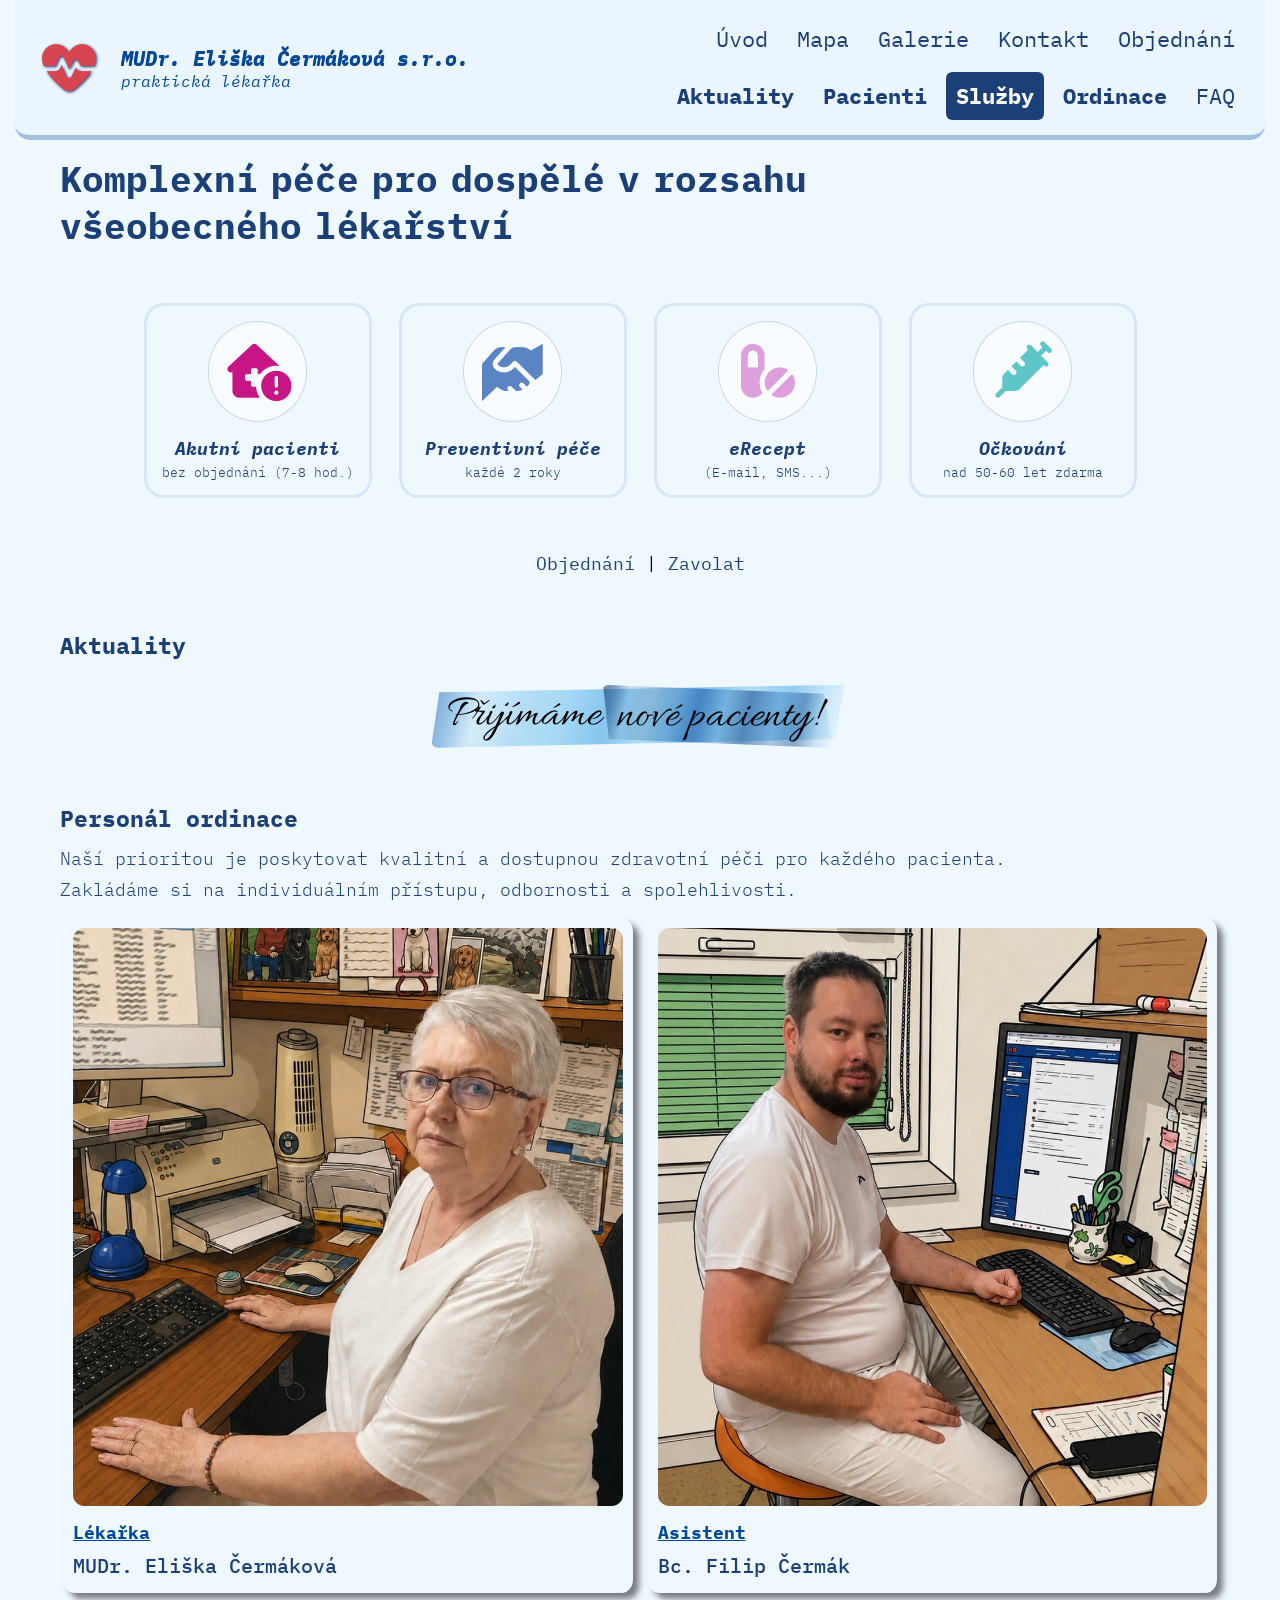
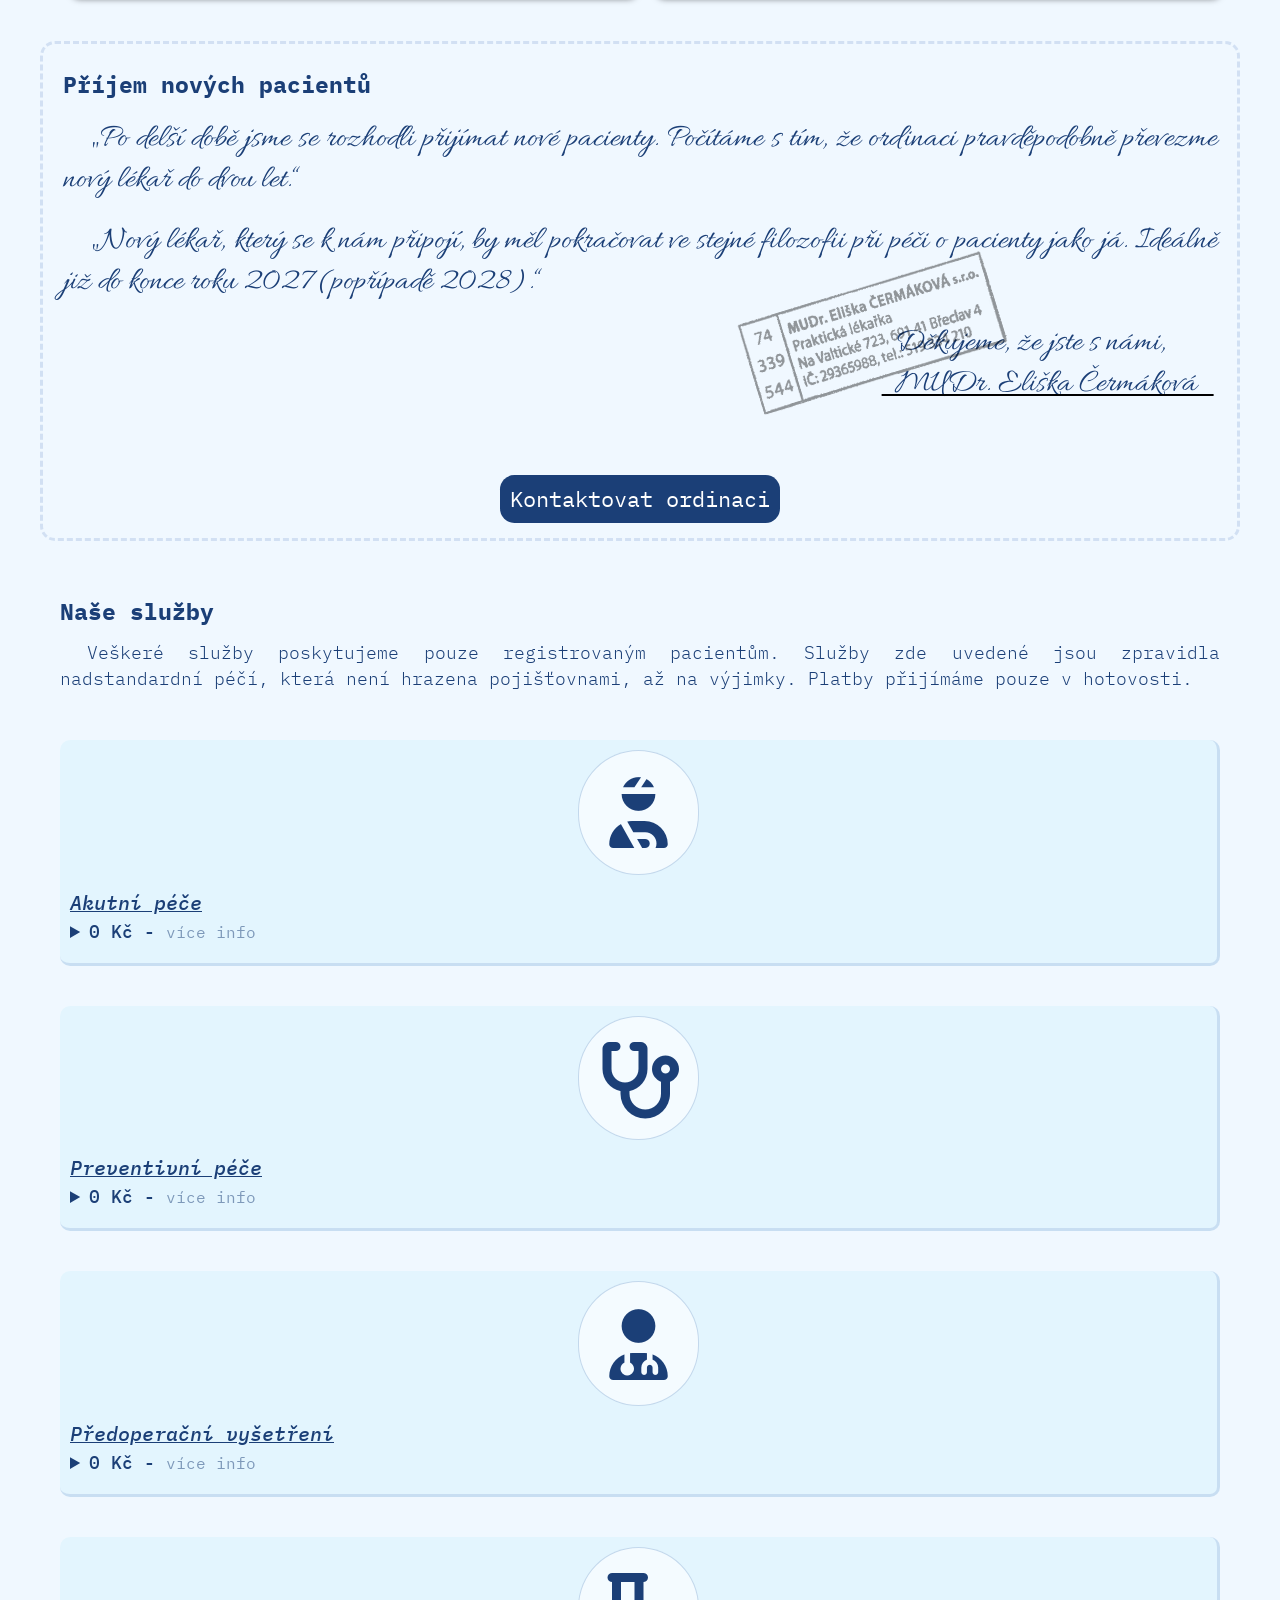
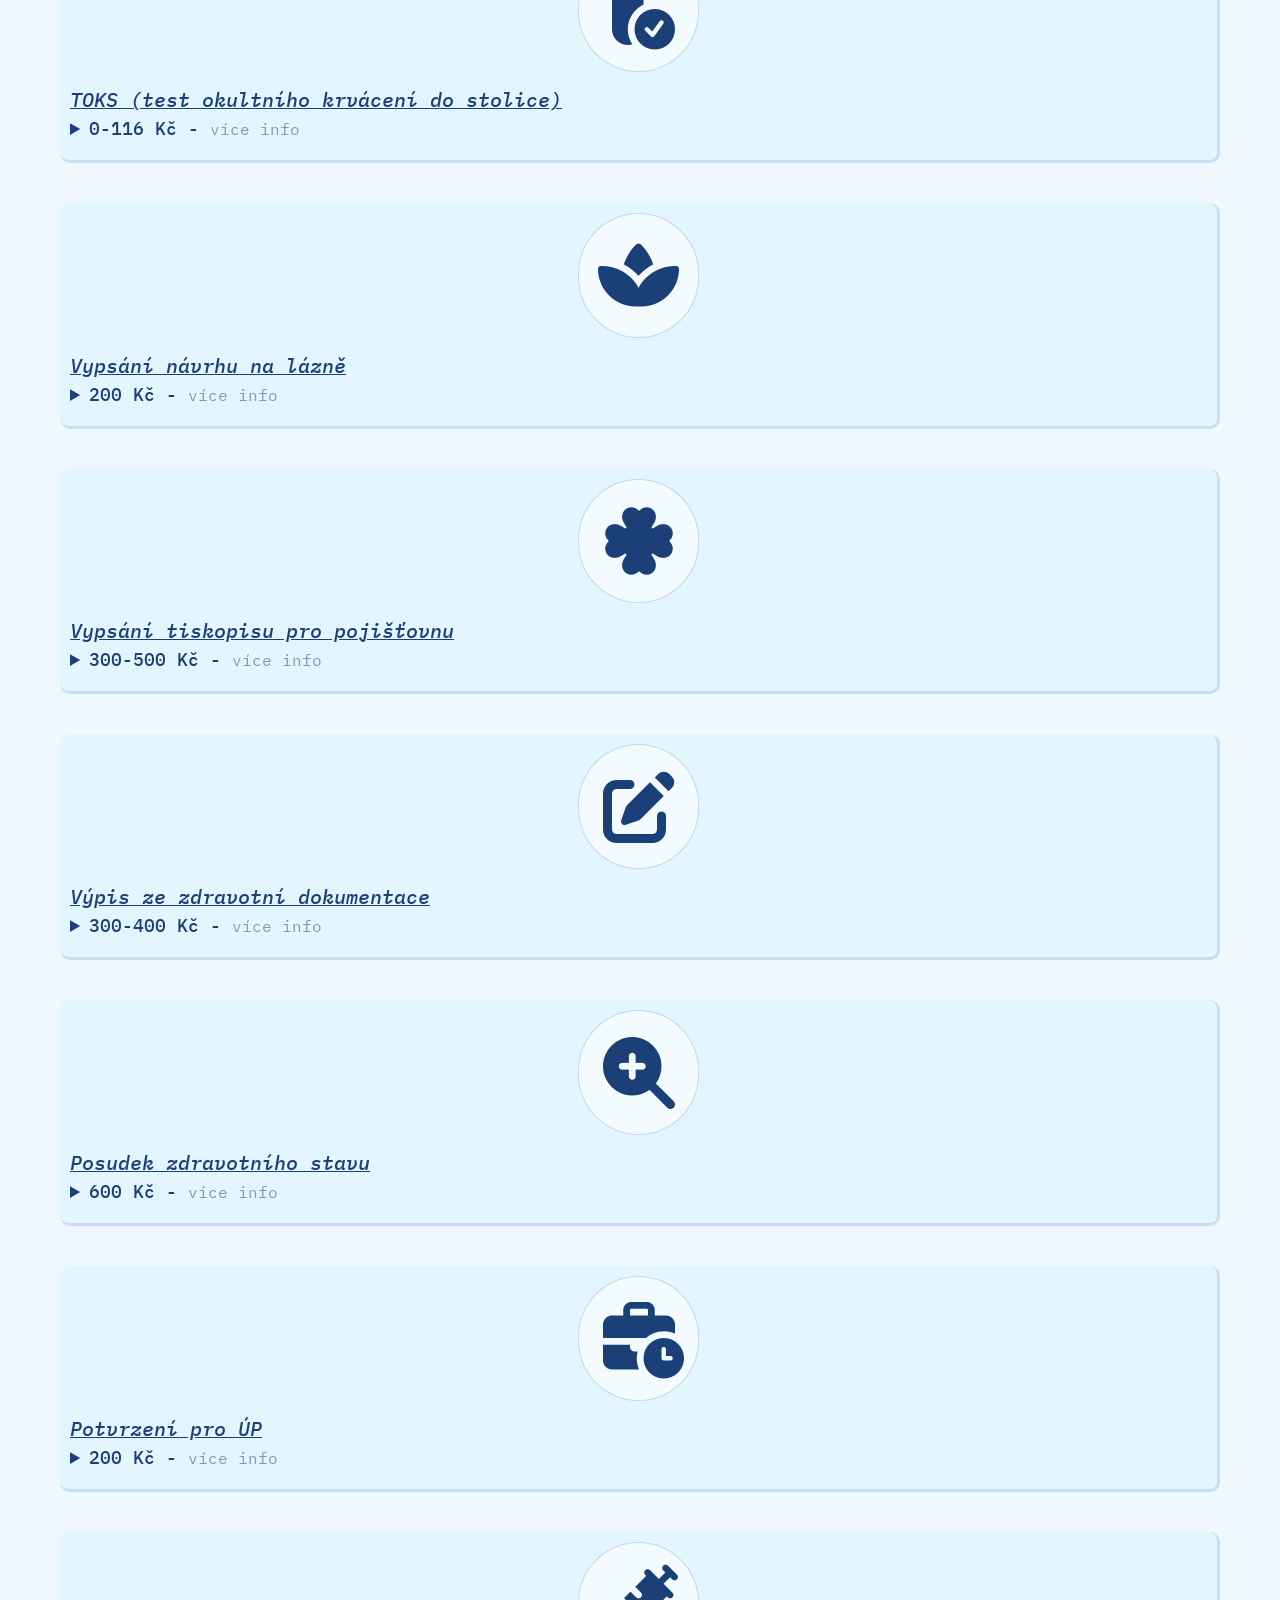
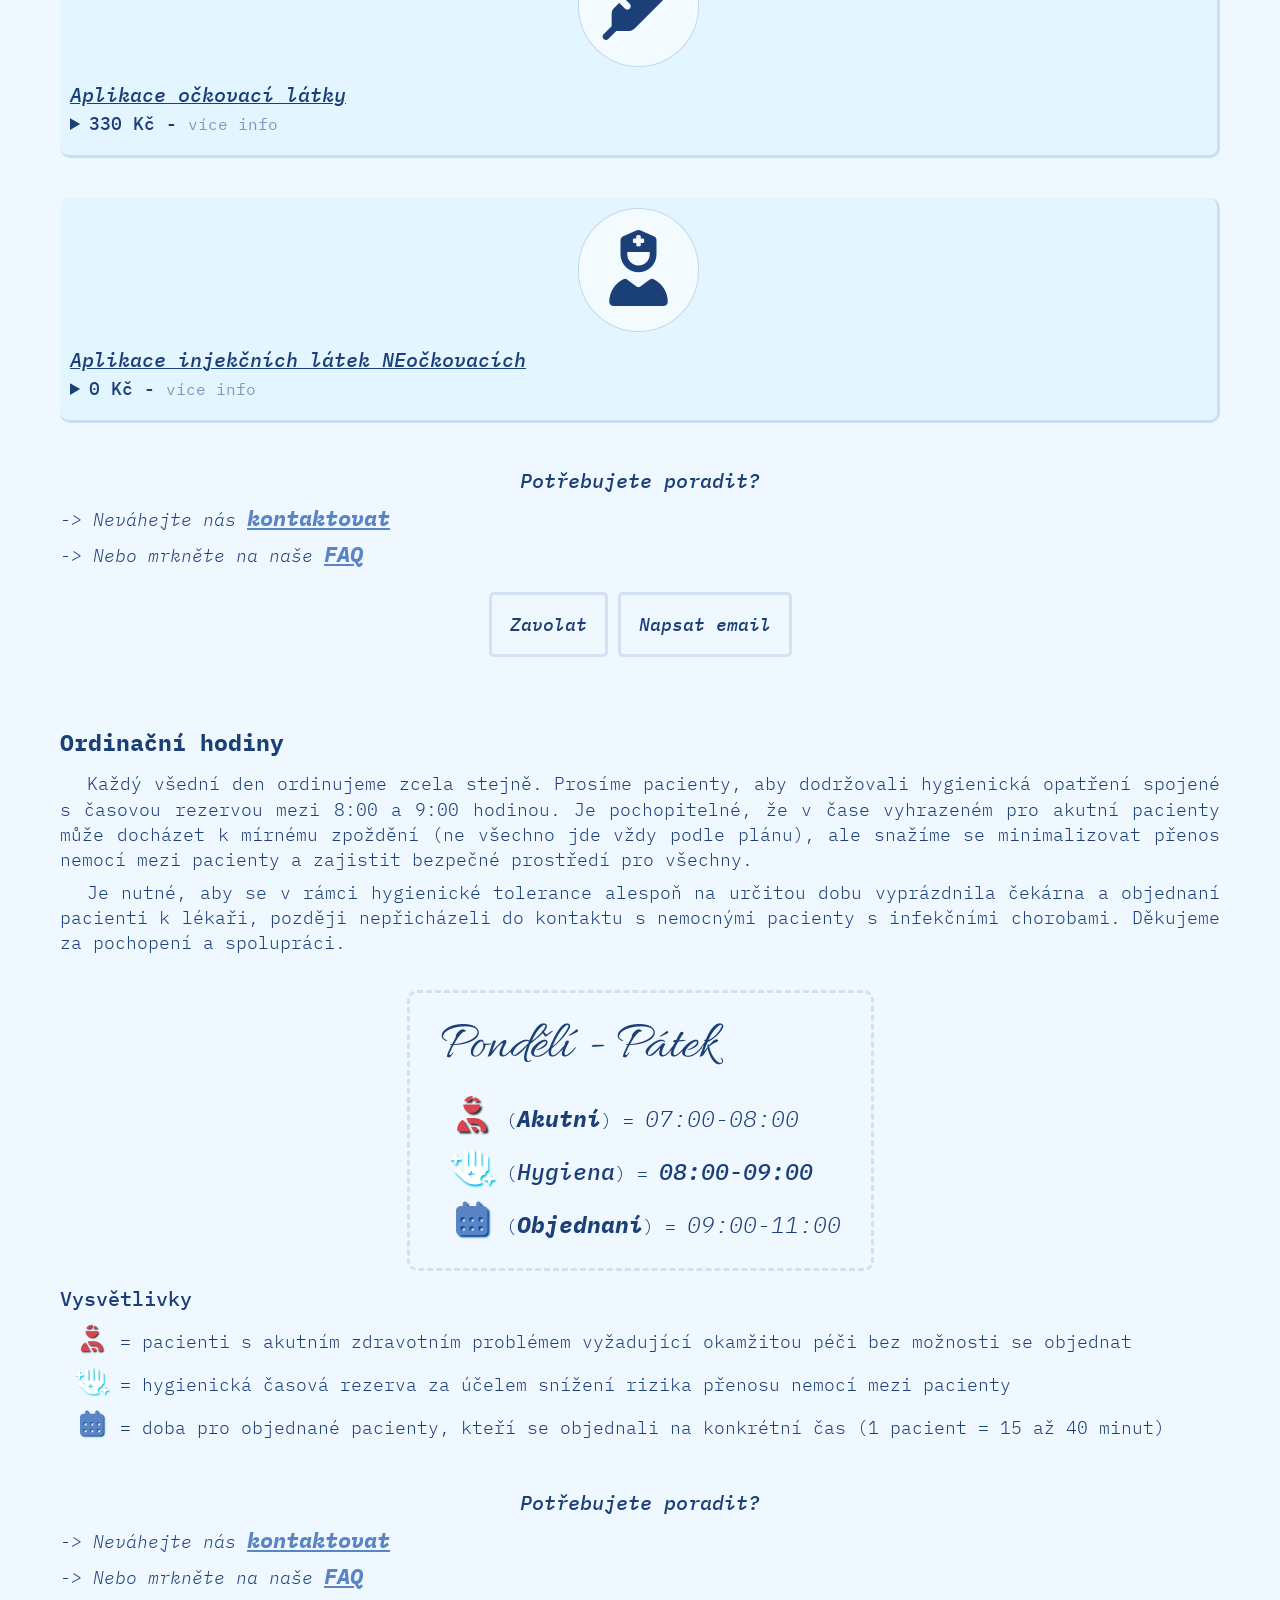
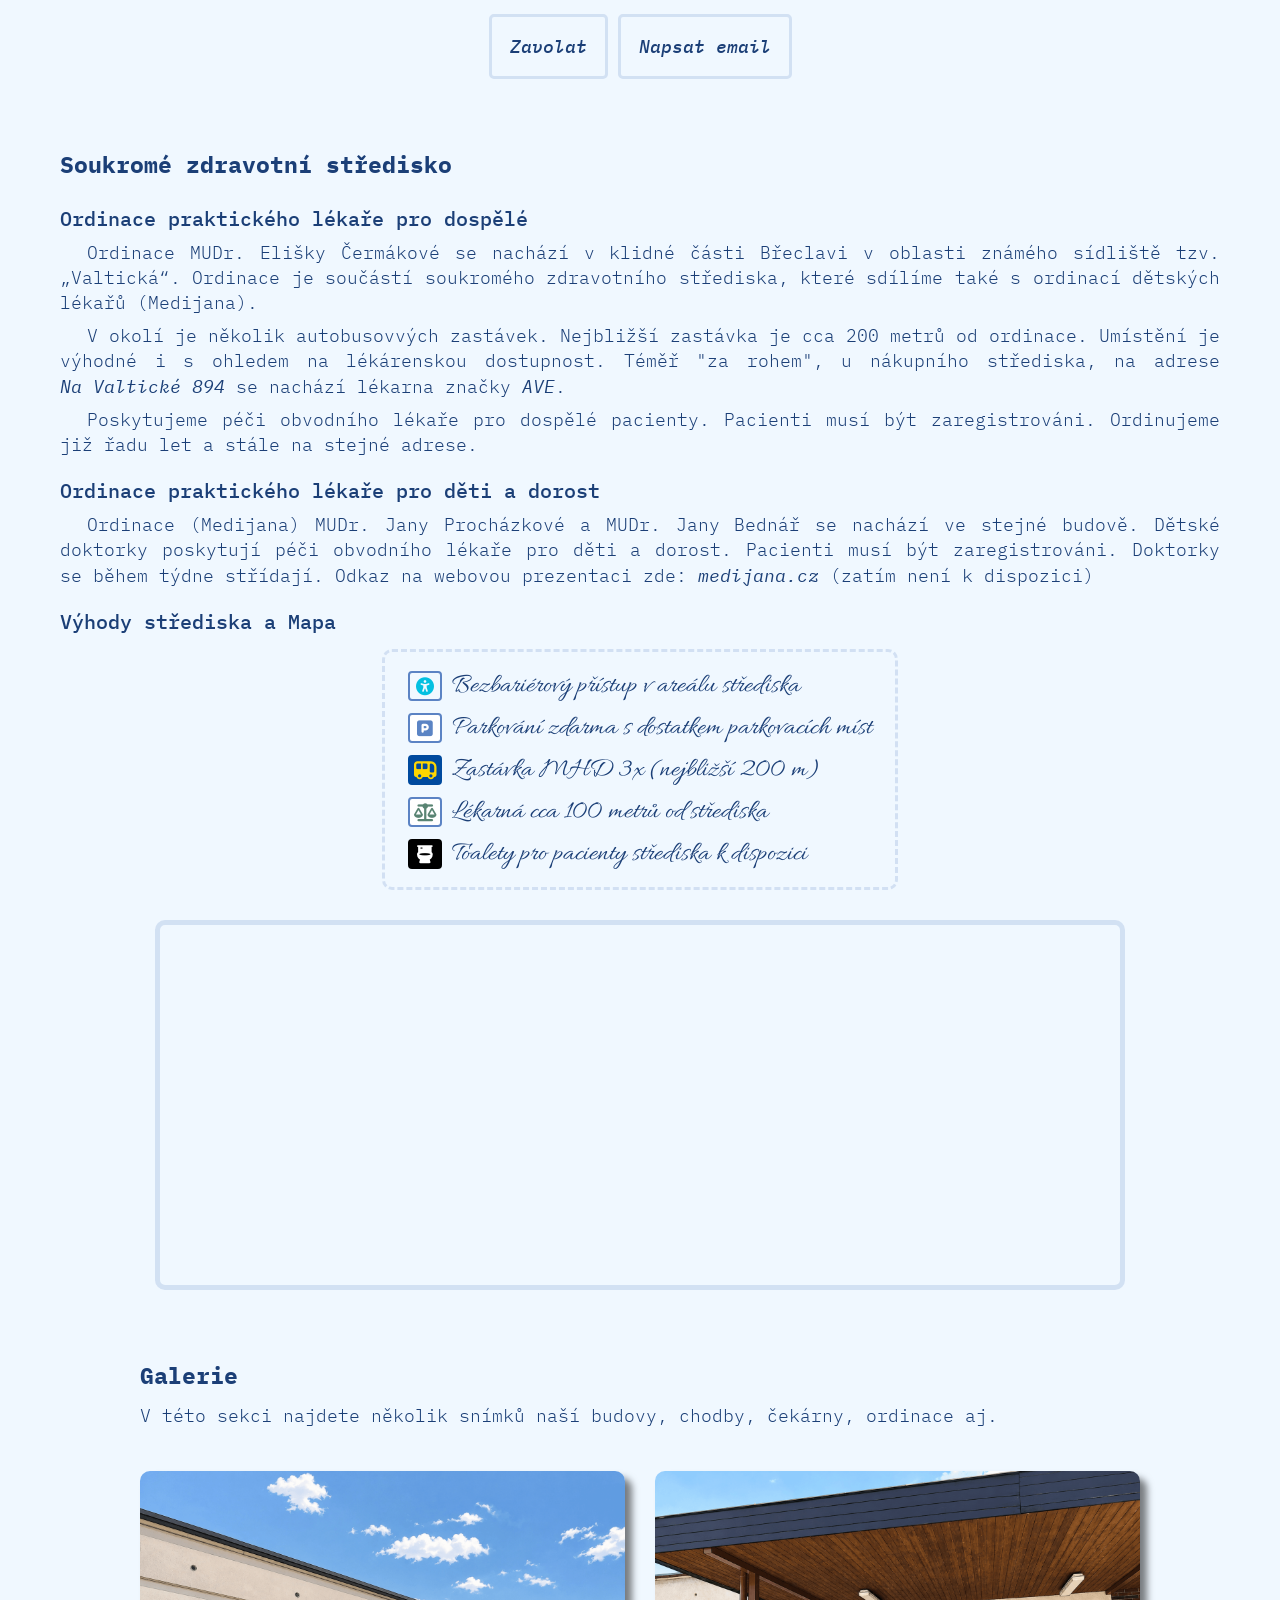
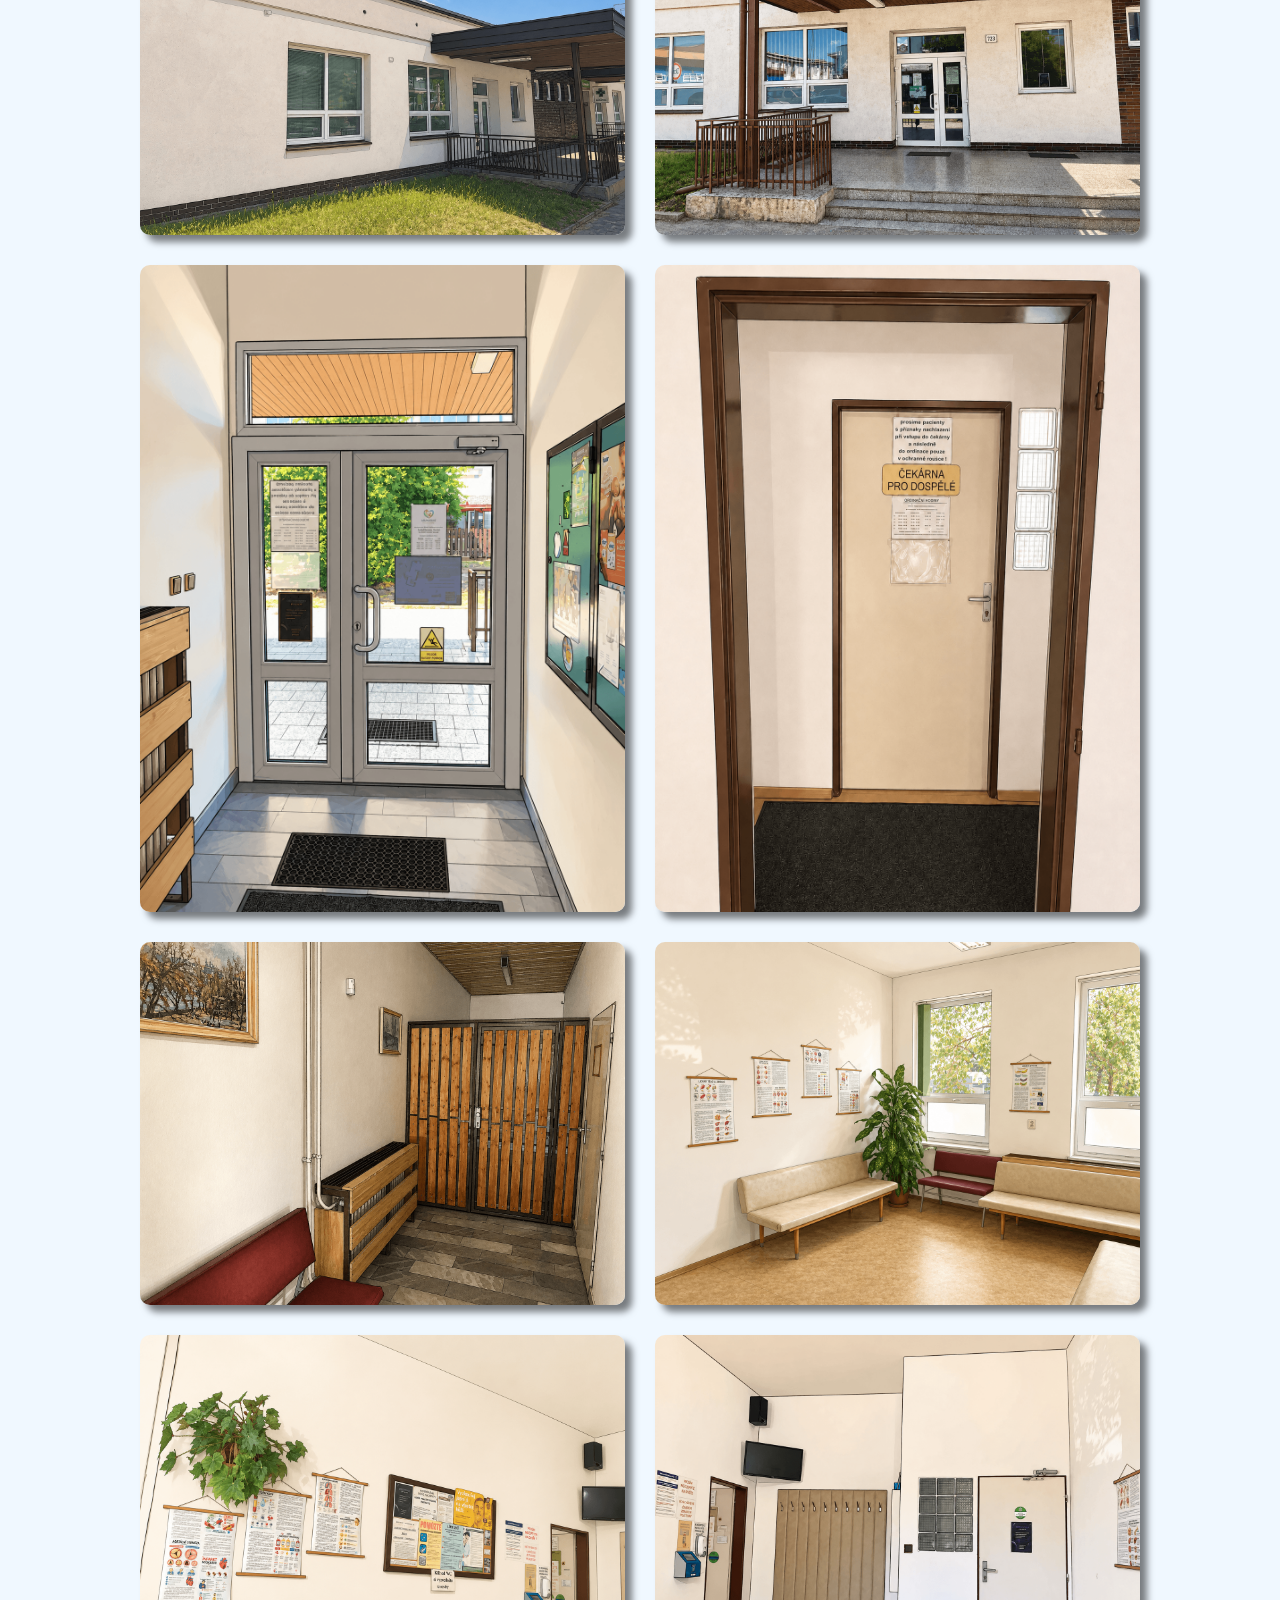
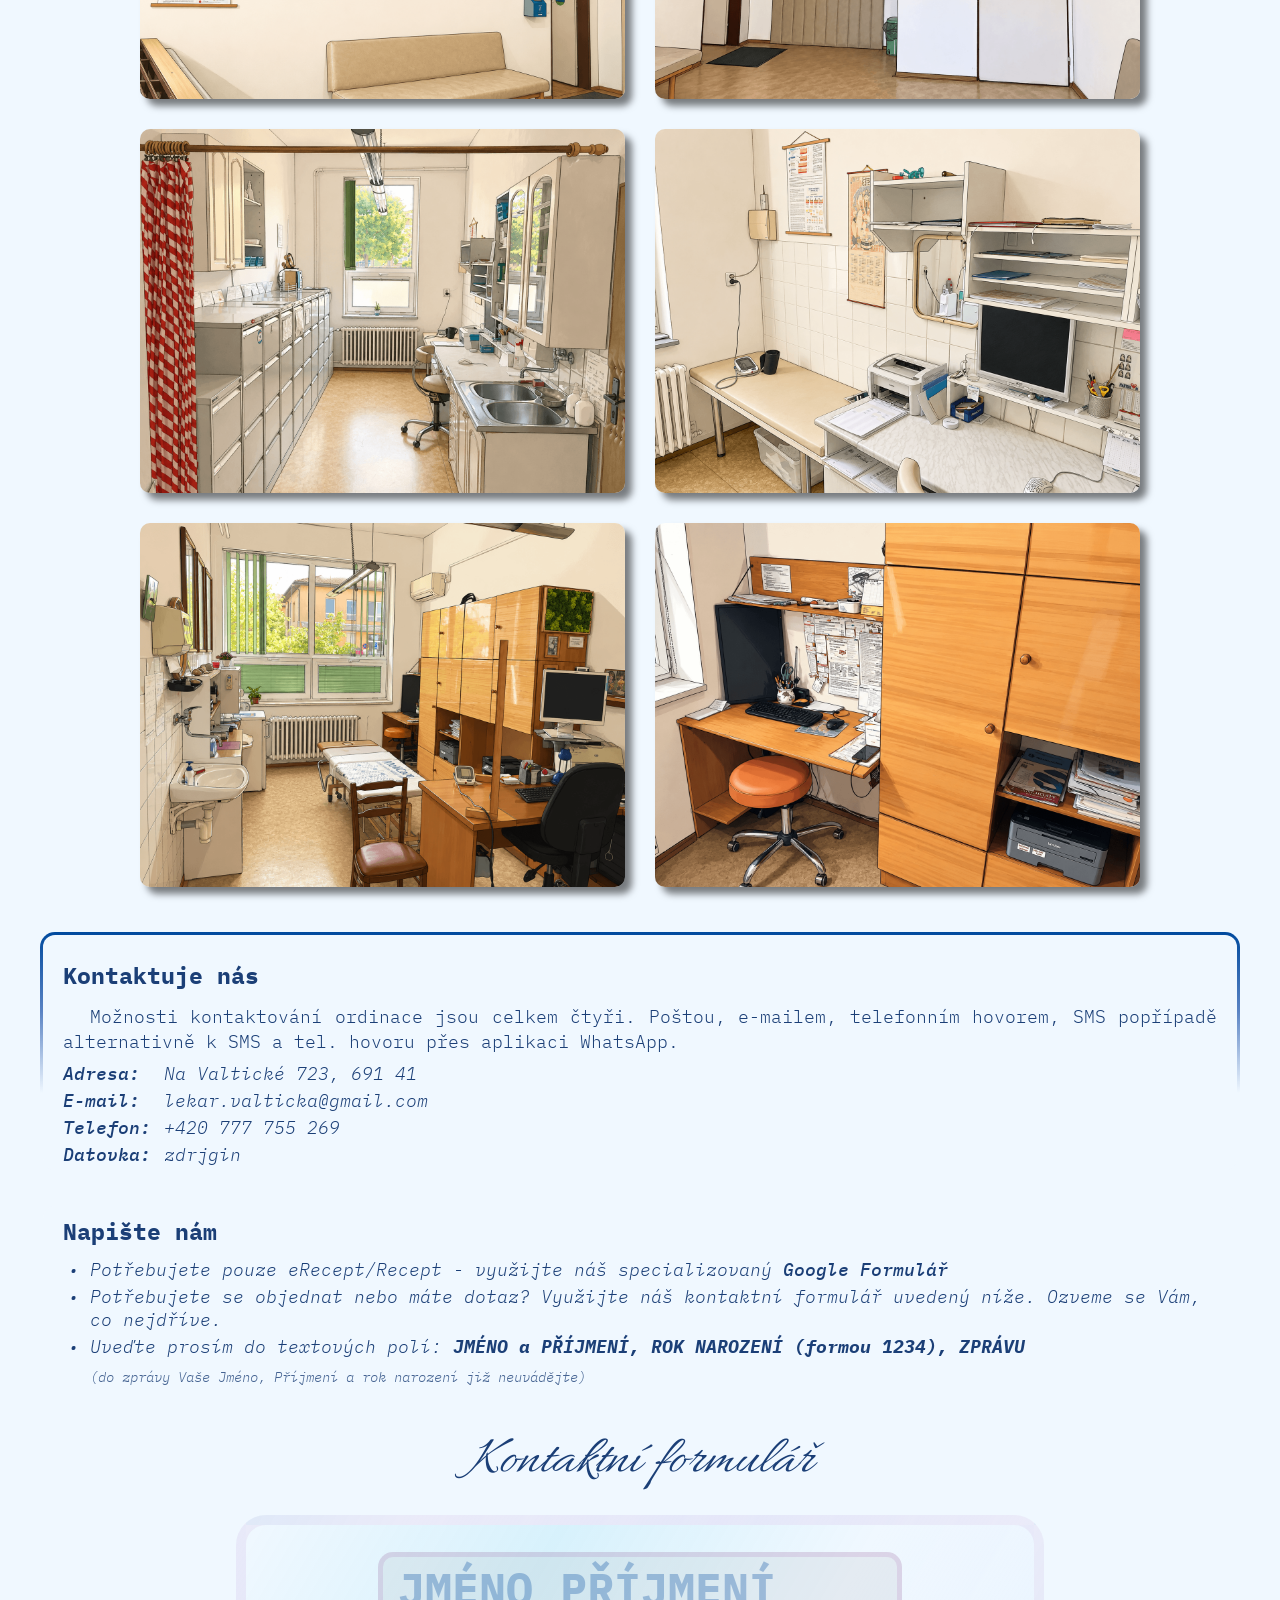
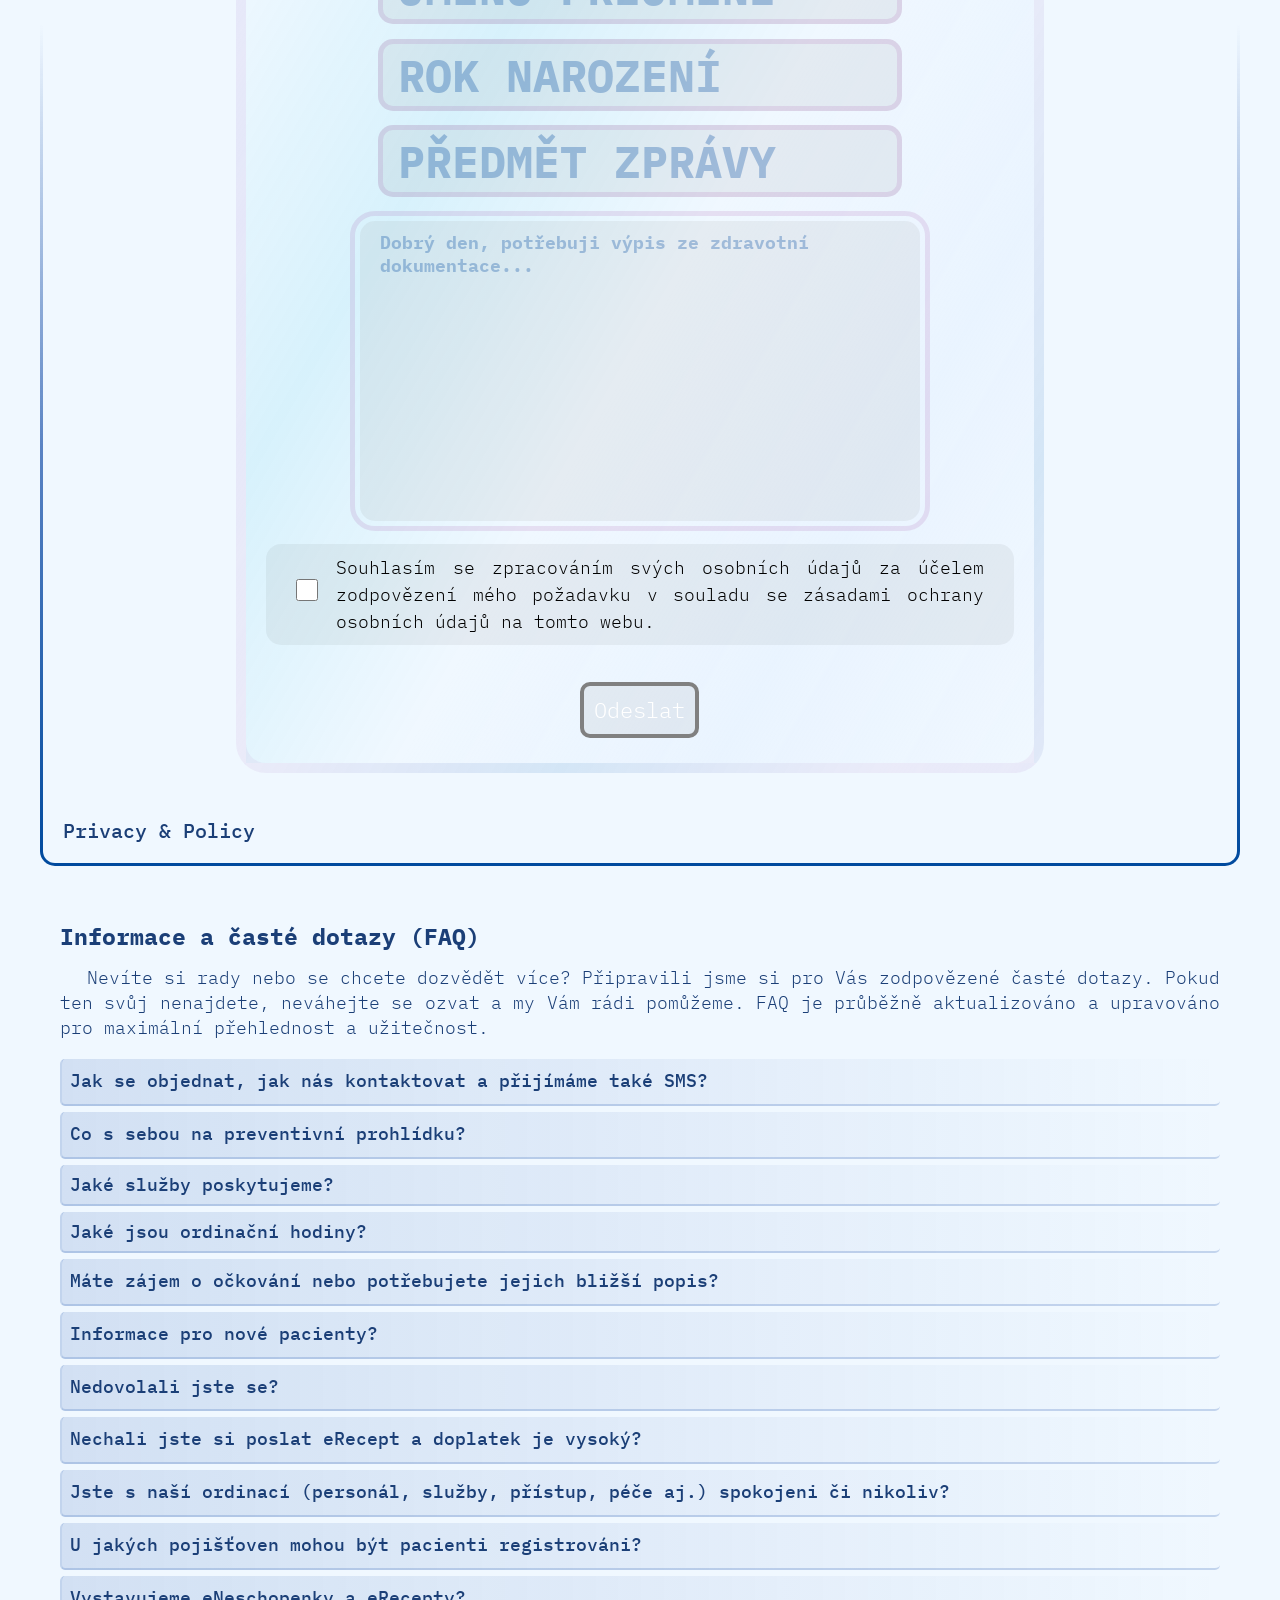
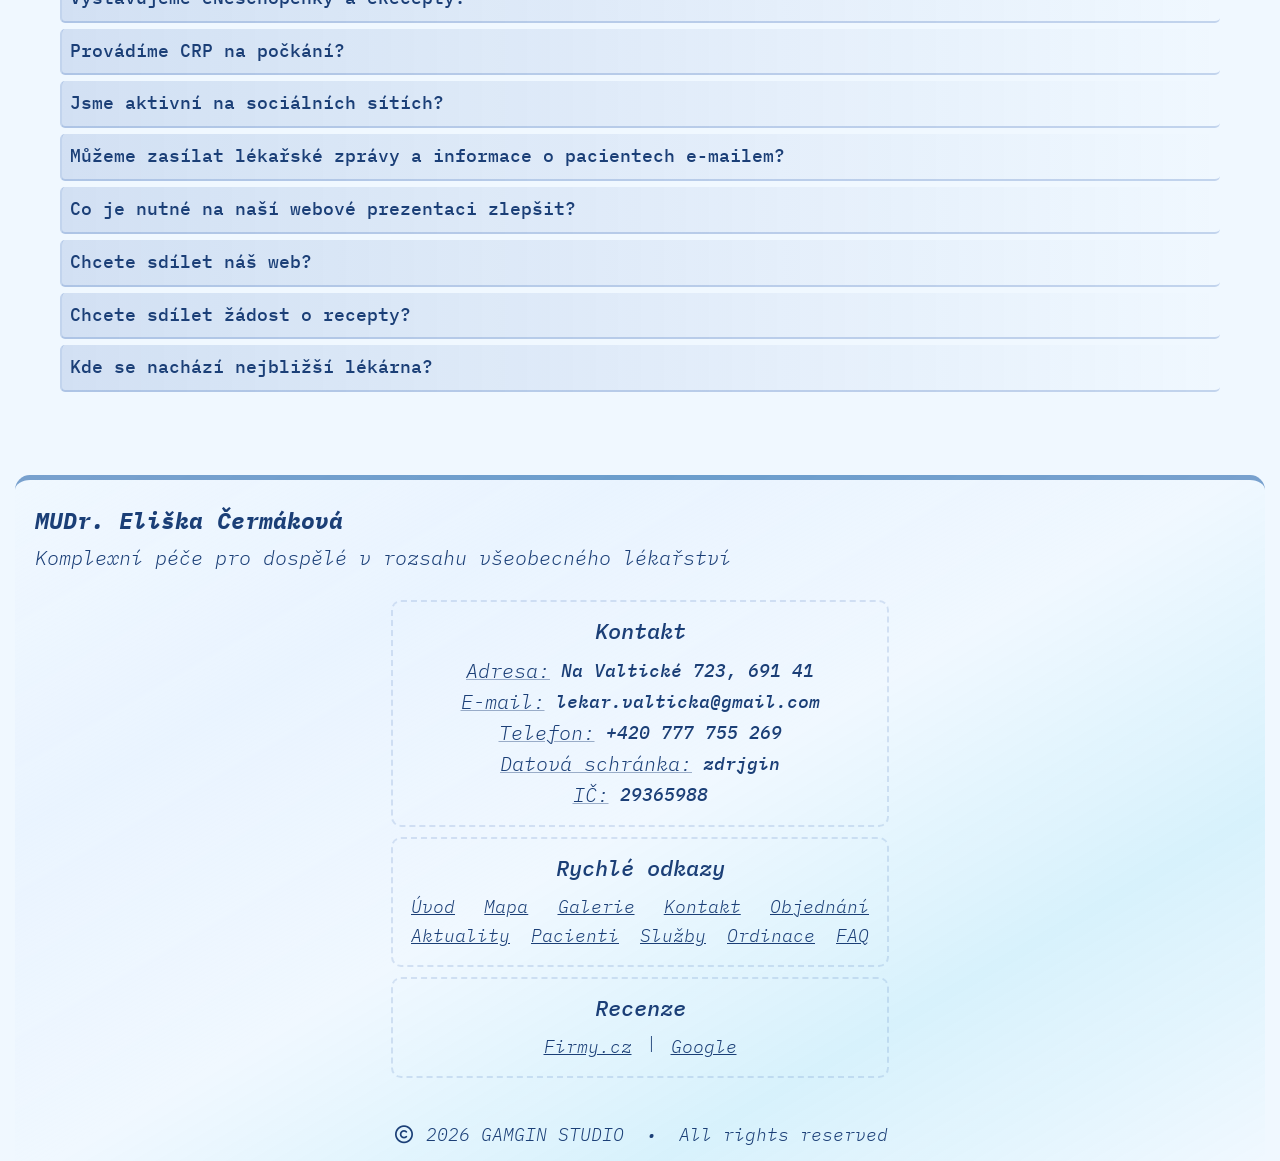
<file: index.html>
<!-- general-practitioner's office web presentation -->
 <!DOCTYPE html>
 <html lang="cs">
 <head>
	<meta charset="UTF-8">
	<meta name="viewport" content="width=device-width, initial-scale=1.0">
	<meta name="description" content="MUDr. Eliška Čermáková s.r.o. – praktický lékař pro dospělé v Břeclavi. Komplexní zdravotní péče, preventivní prohlídky, očkování, eRecept, akutní ošetření bez objednání a kontaktní formulář.">
	<link rel="stylesheet" href="./src/fonts/fontawesome/css/all.min.css"/>
	<link rel="stylesheet" href="./src/styles/fonts.css">
	<link rel="stylesheet" href="./src/styles/main.css">
	<link rel="stylesheet" href="./vendor/photoswipe/dist/photoswipe.css">
	<title>MUDr. Eliška Čermáková s.r.o. | Praktický lékař Břeclav </title>
 </head>
 <body>
	<header>
		<h2>
			<a href="./index.html" aria-label="ikona lidského srdce s lékařským motivem">
				<i class="fa-solid fa-heart-pulse"></i>
			</a>
			<a href="./index.html">
				<span>MUDr. Eliška Čermáková s.r.o.</span>
				<span>praktická lékařka</span>
			</a>
		</h2>
		<nav>
			<ul>
				<li><a href="#introduction">Úvod</a></li>
				<li><a href="#map">Mapa</a></li>				
				<li><a href="#gallery">Galerie</a></li>
				<li><a href="#contact">Kontakt</a></li>
				<li><a href="#make-appointment">Objednání</a></li>
			</ul>
			<ul>
				<li><a href="#actual" class="important">Aktuality</a></li>
				<li><a href="#new-patients" class="important">Pacienti</a></li>
				<li><a href="#services" class="important">Služby</a></li>
				<li><a href="#office" class="important">Ordinace</a></li>
				<li><a href="#information-faq">FAQ</a></li>
			</ul>
		</nav>
	</header>
	<main>
		<section id="introduction">
			<div class="introI">
				<h1>Komplexní péče pro dospělé v&nbsp;rozsahu všeobecného lékařství</h1>
				<div class="quick-links">
					<a href="#urgent">
						<span class="icon"><i class="fa-solid fa-house-medical-circle-exclamation"></i></span>
						<span class="title">Akutní pacienti</span>
						<span class="note">bez&nbsp;objednání &lpar;7-8&nbsp;hod.&rpar;</span>
					</a>
					<a href="#prevent">
						<span class="icon"><i class="fa-solid fa-handshake-angle"></i></span>
						<span class="title">Preventivní péče</span>
						<span class="note">každé&nbsp;2&nbsp;roky</span>
					</a>
					<a href="https://docs.google.com/forms/d/e/1FAIpQLSeNG42QME3D3fyn0q-ihpEvSLMambK-dABsAMgMuv_2SwayJw/viewform?usp=publish-editor" target="_blank" rel="noopener noreferrer">
						<span class="icon"><i class="fa-solid fa-pills"></i></span>
						<span class="title">eRecept</span>
						<span class="note">&lpar;E-mail,&nbsp;SMS...&rpar;</span>
					</a>
					<a href="#vaccine">
						<span class="icon"><i class="fa-solid fa-syringe"></i></span>
						<span class="title">Očkování</span>
						<span class="note">nad&nbsp;50-60&nbsp;let zdarma</span>
					</a>
				</div>
				<div class="quick-contacts">
					<a href="#make-appointment">Objednání</a>
					<span>|</span>
					<a href="tel:+420777755269">Zavolat</a>
				</div>
			</div>
			<div id="actual">
				<h2>Aktuality</h2>
				<article>
					<mark class="I">Přijímáme<mark class="II">nové pacienty!</mark></mark>
				</article>
<!-- 				<article>
					<mark class="I">Středa<mark class="II">18.11.&nbsp;-&nbsp;dovolená</mark></mark>
				</article>
				<article>
					<mark class="I">Čtvrtek<mark class="II">19.11.&nbsp;-&nbsp;dovolená</mark></mark>
				</article>
				<article>
					<mark class="I">Pátek<mark class="II">20.11.&nbsp;-&nbsp;dovolená</mark></mark>
				</article> -->
			</div>
			<div class="introII">
				<h2>Personál ordinace</h2>
				<article>
					<p>
						Naší prioritou je poskytovat kvalitní a&nbsp;dostupnou zdravotní péči pro každého pacienta.
					</p>
					<p>
						Zakládáme si&nbsp;na&nbsp;individuálním přístupu, odbornosti a&nbsp;spolehlivosti.
					</p>
				</article>
				<div class="gallery-box">
					<a href="./public/images/doctor.jpeg" data-pswp-width="1900" data-pswp-height="2000">
						<img src="./public/images/doctor.jpeg" alt="Lékařka Čermáková" onload="this.classList.add('loaded')" loading="lazy">
						<span class="job-position">Lékařka</span>
						<h3>MUDr.&nbsp;Eliška&nbsp;Čermáková</h3>
					</a>
<!-- 					<a href="./public/images/nurse.jpeg" data-pswp-width="1900" data-pswp-height="2000">
						<img src="./public/images/nurse.jpeg" alt="Zdravotní sestra" onload="this.classList.add('loaded')" loading="lazy">
						<span class="job-position">Sestřička</span>
						<h3>Ing.&nbsp;Gabriela&nbsp;Čermáková&nbsp;Dis.</h3>
					</a> -->
					<a href="./public/images/assistant.jpeg" data-pswp-width="1900" data-pswp-height="2000">
						<img src="./public/images/assistant.jpeg" alt="Asistent lékaře" onload="this.classList.add('loaded')" loading="lazy">
						<span class="job-position">Asistent</span>
						<h3>Bc.&nbsp;Filip&nbsp;Čermák</h3>
					</a>
				</div>
			</div>
		</section>
		<section id="new-patients">
			<h2>Příjem nových pacientů</h2>
			<article>
				<p>
					&bdquo;Po delší době jsme se rozhodli přijímat nové pacienty. Počítáme s tím,
					že ordinaci pravděpodobně převezme nový lékař do dvou let.&ldquo;
				</p>
				<p>
					&bdquo;Nový lékař, který&nbsp;se&nbsp;k&nbsp;nám připojí, by měl pokračovat ve stejné filozofii při péči
					o&nbsp;pacienty jako já. Ideálně již&nbsp;do&nbsp;konce roku 2027 &lpar;popřípadě 2028&rpar;.&ldquo;
				</p>
				<p>
					Děkujeme, že jste s námi,<br>MUDr. Eliška Čermáková
				</p>
			</article>
			<a href="#contact">Kontaktovat ordinaci</a>
		</section>
		<section id="services">
			<h2>Naše služby</h2>
			<article>
				<p>
					Veškeré služby poskytujeme pouze registrovaným pacientům. Služby zde uvedené jsou zpravidla nadstandardní péčí,
					která&nbsp;není hrazena pojišťovnami, až&nbsp;na&nbsp;výjimky. Platby přijímáme pouze v&nbsp;hotovosti.
				</p>
			</article>
			<ul class="services-list">
				<li class="service-item I" id="urgent">
					
					<span class="icon"><i class="fa-solid fa-user-injured"></i></span>
					<h3>Akutní péče</h3>
					<details>
						<summary class="service-summary">0 Kč - <span>více info</span></summary>
						<p>
							Péči pacientům s&nbsp;akutním zdravotním problémem poskytujeme bez&nbsp;objednání každý všední den mezi 7:00&nbsp;a&nbsp;8:00 hodinou ráno.
							Prosíme pacienty, aby&nbsp;časové rozmezí z&nbsp;hygienických důvodů dodržovali a&nbsp;nepřicházeli do&nbsp;kontaktu s&nbsp;objednanými zdravými
							pacienty, tedy po&nbsp;9:00 hodině. (8:00-9:00 hygienická tolerance přenosu nemocí).
						</p>
						<p>
							Pokud máte potíže způsobené pravděpodobně infekční chorobou nebo&nbsp;obtíže spojené s&nbsp;dýchacími cestami,
							mějte prosím preventivně roušku nebo respirátor, aby&nbsp;se&nbsp;snížilo riziko přenosu nemocí na&nbsp;pacienty,
							kteří&nbsp;přišli na&nbsp;preventivní prohlídku. Děkujeme za&nbsp;pochopení a&nbsp;spolupráci.
						</p>
					</details>
					
				</li>
				<li class="service-item II" id="prevent">
					
					<span class="icon"><i class="fa-solid fa-stethoscope"></i></span>
					<h3>Preventivní péče</h3>
					<details>
						<summary class="service-summary">0 Kč - <span>více info</span></summary>
						<p>
							Preventivní prohlídky jsou podceňovány, ale&nbsp;jsou velmi důležité pro maximálně efektivní zdravotní péči.
							Každý pacient má&nbsp;na&nbsp;preventivní prohídku nárok jednou za&nbsp;2&nbsp;roky. Součástí preventivních prohlídek jsou laboratorní
							testy krve a&nbsp;moči.
						</p>
						<p>
							Doplněk prevence je&nbsp;i&nbsp;tzv. TOKS (test okultního krvácení do&nbsp;stolice), který lze provést zvlášť
							nebo&nbsp;jako součást prevence, nárok na&nbsp;něj mají pacienti také každé 2&nbsp;roky. Pro častější TOKS je potřeba uhradit 116&nbsp;Kč.
							Důvodem je, že&nbsp;zdravotní pojišťovna jej častěji než&nbsp;každé 2&nbsp;roky neproplácí.
						</p>
						<p>
							Preventivní prohlídky se&nbsp;provádí vždy ráno mezi 7:00&nbsp;a&nbsp;8:00 hodinou.
							Pacient musí být vždy lačný a&nbsp;s&nbsp;sebou přinést zkumavku s&nbsp;močí.
						</p>
					</details>
					
				</li>
				<li class="service-item III" id="pre-surgery">
					
					<span class="icon"><i class="fa-solid fa-user-doctor"></i></span>
					<h3>Předoperační vyšetření</h3>
					<details>
						<summary class="service-summary">0 Kč - <span>více info</span></summary>
						<p>
							Uvedeme si&nbsp;jaký minimální rozsah předoperačního vyšetření
							anesteziologové v&nbsp;Břeclavi požadují podle stavu pacienta
							(ASA klasifikace) a&nbsp;kdy&nbsp;je potřeba zajistit další
							odborné vyšetření, popřípadě jaký lékař POP provádí.
						</p>
						<p>
							Než se&nbsp;však pustíme do&nbsp;rozboru klasifikace ASA, je důležité zmínit několik praktických skutečností
							týkajících se&nbsp;předoperačního vyšetření (POP). K&nbsp;jeho provedení je nutné se&nbsp;objednat alespoň 14 dní
							před plánovaným termínem operace. Součástí předoperační přípravy bývají
							často (ne&nbsp;vždy viz&nbsp;ASA, např.&nbsp;při TEP&nbsp;-&nbsp;totální endoprotéze) také kultivace výtěrů z&nbsp;nosu
							a&nbsp; krku a&nbsp;kultivace moči, jejichž zpracování obvykle trvá přibližně 1 týden.
							Ještě před&nbsp;objednáním na&nbsp;odběry a&nbsp;výtěry u&nbsp;zdravotní sestry a&nbsp;následnou konzultaci pro
							stanovení závěru s&nbsp;praktickým lékařem je nutné dodat zdravotnickou
							dokumentaci vztahující se&nbsp;k&nbsp;plánovanému
							operačnímu výkonu. Ta&nbsp;slouží jako podklad pro správné
							naplánování a&nbsp;rozsah předoperačního vyšetření.
						</p>
						<p>
							Pacient ASA&nbsp;I&nbsp;je zdravý pacient bez významného
							interního onemocnění a&nbsp;bez&nbsp;patologických klinických
							či&nbsp;laboratorních nálezů. V&nbsp;rámci předoperačního
							vyšetření postačuje odebrání anamnézy,
							fyzikální vyšetření, krevní obraz a&nbsp;chemické	vyšetření moči.
							Další laboratorní vyšetření nejsou rutinně požadována.
						</p>
						<p>
							Pacienti ASA&nbsp;II a&nbsp;vyšší mají přítomné systémové
							onemocnění, například hypertenzi, diabetes mellitus, obezitu,
							chronickou bronchitidu, anémii nebo&nbsp;lehčí formy ischemické
							choroby srdeční. U&nbsp;těchto pacientů je třeba provést
							anamnézu, fyzikální vyšetření, krevní obraz, chemické vyšetření
							moči a&nbsp;dále vyšetření aPTT, INR, kreatininu, ALT,
							glykemie, sodíku (Na), draslíku (K) a&nbsp;chloridů (Cl).
						</p>
						<p>
							EKG je požadováno u&nbsp;všech pacientů starších 40 let
							bez&nbsp;ohledu na&nbsp;jejich zařazení do&nbsp;ASA skupiny. Takže ANO, je skutečně potřeba vždy,
							ale neznamená to, že i v nemocnicích mimo  Břeclav. V takových případech většinou čerpáme informace z dokumentace,
							kterou pacient přinese, aby bylo jasné zda ANO či NE. Většinou však ANO.
						</p>

						<p>
							RTG hrudníku (plic) je požadováno u&nbsp;všech pacientů starších 60 let,
							přičemž platnost vyšetření je 1 rok. Dále
							je indikováno po&nbsp;prodělaném závažném respiračním onemocnění,
							zejména pneumonii, a&nbsp;také u&nbsp;kuřáků starších 40 let,
							opět s platností vyšetření 1 rok.
						</p>
						<p>
							Interní předoperační vyšetření by&nbsp;měl praktický lékař zajistit zejména
							u&nbsp;pacientů ASA&nbsp;III a&nbsp;vyšších,
							u&nbsp;pacientů starších 60 let před&nbsp;větší
							operací, u&nbsp;pacientů sledovaných v&nbsp;interní
							ambulanci a&nbsp;také tehdy, pokud při&nbsp;předoperačním
							vyšetření zjistí projevy nebo podezření na&nbsp;interní
							onemocnění, které&nbsp;dosud nebylo dostatečně došetřeno.
						</p>
						<p>
							Pokud je pacient dlouhodobě sledován specialistou, je
							vhodné přiložit aktuální odborné zprávy nebo zajistit kontrolní
							vyšetření. Může se&nbsp;jednat například o&nbsp;vyšetření
							kardiologem, pneumologem, endokrinologem, angiologem,
							nefrologem nebo&nbsp;jiným specialistou podle základního onemocnění pacienta.
						</p>
						<p>
							Pokud je během předoperačního vyšetření zjištěna významná patologie,
							která&nbsp;by&nbsp;mohla ovlivnit operační nebo&nbsp;anesteziologické
							riziko, neměl by&nbsp;být pacient automaticky odesílán k&nbsp;hospitalizaci.
							Doporučeným postupem je konzultace příslušné
							odborné ambulance, případně anesteziologické ambulance.
						</p>
						<p>
							Prakticky lze postup shrnout tak, že&nbsp;u&nbsp;pacienta ASA&nbsp;I
							postačuje anamnéza, fyzikální vyšetření, krevní obraz a&nbsp;vyšetření
							moči. U&nbsp;pacientů ASA&nbsp;II a&nbsp;vyšších je třeba doplnit biochemické
							a&nbsp;koagulační vyšetření, zejména INR, aPTT, kreatinin, ALT,
							glykemii a&nbsp;ionty. EKG je požadováno u&nbsp;všech pacientů starších 40 let.
							RTG plic je vyžadováno u&nbsp;všech pacientů starších 60 let,
							u&nbsp;kuřáků starších 40 let a&nbsp;po&nbsp;závažném plicním onemocnění.
							Interní vyšetření je vhodné zajistit u&nbsp;pacientů ASA&nbsp;III a&nbsp;vyšších,
							před&nbsp;větší operací u&nbsp;pacientů starších
							60 let a&nbsp;při&nbsp;nově zjištěném interním problému.
						</p>
						<p>
							Hlavním sdělením je stanovení minimálního rozsahu předoperačního vyšetření podle
							operačního rizika a&nbsp;zdravotního stavu pacienta.
							Je však&nbsp;vhodné mít na&nbsp;paměti, že&nbsp;některé požadavky,
							zejména rutinní RTG plic a&nbsp;rozsah	laboratorních
							odběrů, mohou odrážet lokální požadavky
							konkrétní nemocnice nebo&nbsp;anesteziologického pracoviště a&nbsp;nemusí být
							obecně platnými celostátními doporučeními. Při&nbsp;vystavování předoperačních
							vyšetření je proto vhodné, aby&nbsp;se&nbsp;praktický lékař řídil především požadavky zařízení,
							ve&nbsp;kterém bude pacient operován.
						</p>
						<p>
							Doufáme, že&nbsp;jsme Vám pomohli si&nbsp;udělat jistou představu o&nbsp;předoperačním vyšetření.
							Informace, které&nbsp;jsme zde uvedli se&nbsp;mohou
							lišit od&nbsp;zařízení vykonávající daný operační zákrok viz výše to bylo již zmíněno vícekrát.
							Přejeme hodně štěstí, ať&nbsp;vše zdárně dopadne a těšíme se&nbsp;na&nbsp;Vás v&nbsp;ordinaci.
						</p>
					</details>
					
				</li>
				<li class="service-item IV">
					
					<span class="icon"><i class="fa-solid fa-vial-circle-check"></i></span>
					<h3>TOKS (test okultního krvácení do&nbsp;stolice)</h3>
					<details>
						<summary class="service-summary">0-116 Kč - <span>více info</span></summary>
						<p>
							Uvedená cena je pro SAMOPLÁTCE, tedy pro pacienty, kteří si&nbsp;chtějí nebo&nbsp;potřebují provést test častěji než&nbsp;jednou za&nbsp;2&nbsp;roky.
							V opačném případě hradí OK&nbsp;test pojišťovna. Postup provedení testu je velmi snadný.
						</p>
						<p>
							Pacient obdrží 1&nbsp;ampulku, která má&nbsp;2&nbsp;barevně rozlišené konce,
							přičemž je potřeba se&nbsp;soustředit na&nbsp;zelený konec. Ampulku držíme zeleným koncem vzhůru.
							Zelený konec (uzávěr) vyšroubujeme levotočivě a&nbsp;ampluku nenakláníme, abychom vnitřní roztok nevylili.
						</p>
						<p>
							Hlavní část zeleného konce je ve&nbsp;formě tyčinky s&nbsp;drážkami. Stolice se&nbsp;musí dostat pouze do&nbsp;těchto drážek,
							nikoliv do&nbsp;šroubovice uzávěru. Množství stolice, které je potřeba odebrat odpovídá pouze několika mělkým jemným vpichům
							do&nbsp;různých míst stolice (maximální spektrum cca&nbsp;3-4&nbsp;krát). Poté tyčinku nasuneme zpět do&nbsp;ampulky
							a&nbsp;pravotočivě zašroubujeme.
						</p>
						<p>
							Test provádíme na&nbsp;stolici, která nedošla do&nbsp;kontaktu s&nbsp;vodou, 
							močí nebo&nbsp;jinými látkami a&nbsp;tekutinami. Test
							je nutné dopravit do&nbsp;ordinace v&nbsp;co&nbsp;nejkratším čase, 
							ideálně hned další den ráno do&nbsp;8:00, aby byl test validní a&nbsp;dopraven včas do&nbsp;laboratoře.
							TOKS je velmi podceňovaným vyšetřením, které&nbsp;však&nbsp;může zachytit závažná onemocnění střev, 
							včetně onkologických onemocnění. Zjišťuje přítomnost krve
							ve&nbsp;stolici a&nbsp;je citlivý pouze na&nbsp;lidskou krev. Test neovlivní pokrmy, 
							které&nbsp;obsahují zbytkovou	zvířecí krev v různé formě (např.&nbsp;rare steak, "ovarnice" aj.).
						</p>
						<p>
							Názornější postup prostřednictvím obrázkového návodu najdete níže. OK test nevypadá vždy
							dokonale stejně, některé laboratoře mohou dodávat
							lehce odlišné zkumavky než&nbsp;jiné. Princip odběru je však stejný
							a&nbsp; následující obrázek tak lze považovat za&nbsp;adekvátní pro správný postup odběru.
						</p>
						<div class="gallery-box">
							<a id="non-li" href="./public/images/ok-test.jpg" data-pswp-width="1536" data-pswp-height="1024">
								<img id="non-li" src="./public/images/ok-test.jpg" alt="postup pro provedení OK testu"  onload="this.classList.add('loaded')" loading="lazy">
							</a>
						</div>
					</details>
					
				</li>
				<li class="service-item V">
					
					<span class="icon"><i class="fa-solid fa-spa"></i></span>
					<h3>Vypsání návrhu na lázně</h3>
					<details>
						<summary class="service-summary">200 Kč - <span>více info</span></summary>
						<p>
							Lázeňská péče má své&nbsp;specifické požadavky, které musí být splněny, aby&nbsp;byl návrh schválen. Vypsání návrhu tedy
							ještě neznamená, že&nbsp;pacient pobyt v&nbsp;lázních hrazený pojišťovnou skutečně získá. Záleží na&nbsp;mnoha faktorech,
							přičemž poslední slovo má&nbsp;vždy revizní lékař příslušné zdravotní pojišťovny a&nbsp;nikoliv praktický nebo&nbsp;jiný lékař.
						</p>
						<p>
							V&nbsp;mnoha případech se&nbsp;také stává, že&nbsp;část nákladů si&nbsp;pacient musí hradit sám. Podmínky pro schválení se&nbsp;v&nbsp;čase mění.
							Lázeňskou péči musí doporučit odborný lékař &lpar;specialista&rpar; a&nbsp;nikdy praktický lékař.
						</p>
						<p>
							Odborné doporučení je nutné bez&nbsp;ohledu na&nbsp;to, zda&nbsp;se&nbsp;jedná o&nbsp;příspěvkovou nebo&nbsp;komplexní lázeňskou péči.
							V rámci návrhu jsou nutné standardně odběry krve a&nbsp;nad 60 let i&nbsp;rentgen plic. Nově od&nbsp;července roku 2025 není potřeba EKG.
							Důležité také je, že&nbsp;návrh je zpravidla zamítnut pokud má&nbsp;pacient močovou inkontinenci III.&nbsp;stupně.
						</p>
					</details>
					
				</li>
				<li class="service-item VI">
					
					<span class="icon"><i class="fa-solid fa-clover"></i></span>
					<h3>Vypsání tiskopisu pro pojišťovnu</h3>
					<details>
						<summary class="service-summary">300-500 Kč - <span>více info</span></summary>
						<p>
							Tato služba bývá často podceňována pro svou časovou náročnost. Pacienti se&nbsp;velmi často domnívají, že&nbsp;se&nbsp;jedná o&nbsp;jednoduchou
							službu spojenou pouze s&nbsp;razítkem a&nbsp;podpisem, ale&nbsp;není tomu tak. Někdy je to&nbsp;jednodušší, jindy velmi časově náročné.
						</p>
						<p>
							Ze zmíněných důvodů je tedy lepší, tento požadavek nahlásit s&nbsp;předstihem, pokud je pacient pojišťovnou časově omezen.
							Lékař se&nbsp;v&nbsp;lepším případě může připravit včetně rozvržení práce a&nbsp;předvyplnění tiskopisu, pokud jej&nbsp;má k&nbsp;dispozici.
							Pacient se pak může objednat s&nbsp;tím, že&nbsp;je tiskopis téměř hotov a&nbsp;jeho dokončení již trvá pouze
							10 minut a&nbsp;ne například 40 minut či&nbsp;více (ve složitějších případech).
						</p>
					</details>
					
				</li>
				<li class="service-item VII">
					
					<span class="icon"><i class="fa-solid fa-pen-to-square"></i></span>
					<h3>Výpis ze zdravotní dokumentace</h3>
					<details>
						<summary class="service-summary">300-400 Kč - <span>více info</span></summary>
						<p>
							Pro výpis je vhodné, aby&nbsp;pacient pravidelně chodil na&nbsp;preventivní kontroly.
							Lékař má tím dostatečný přehled o&nbsp;pacientově zdravotním stavu a&nbsp;celý proces se&nbsp;tím urychlí.
						</p>
						<p>
							Pokud pacient dopředu ví, že&nbsp;jej bude potřebovat, je ideální to&nbsp;nahlásit nejméně 3-5 dnů předem.
							Výpis do vlastního formuláře bývá časově náročnější a&nbsp;tedy i&nbsp;dražší formou než&nbsp;výpis formou obecného tiskopisu,
							stejně tak&nbsp;výpis tzv.&nbsp;"express" (bez objednání -&nbsp;bez&nbsp;ohledu na&nbsp;vlastní či&nbsp;obecnou formu).
						</p>
					</details>
					
				</li>
				<li class="service-item VIII">
					
					<span class="icon"><i class="fa-solid fa-magnifying-glass-plus"></i></span>
					<h3>Posudek zdravotního stavu</h3>
					<details>
						<summary class="service-summary">600 Kč - <span>více info</span></summary>
						<p>
							Je například vstupní prohlídka do zaměstnání, řidičský průkaz, zbrojní průkaz, svářečský průkaz,
							sportovní průkaz, potravinářský průkaz&nbsp;aj.
						</p>
					</details>
					
				</li>
				<li class="service-item IX">
					
					<span class="icon"><i class="fa-solid fa-business-time"></i></span>
					<h3>Potvrzení pro ÚP</h3>
					<details>
						<summary class="service-summary">200 Kč - <span>více info</span></summary>
						<p>
							Jedná se&nbsp;o&nbsp;obdobu posudku zdravotního stavu, ale&nbsp;s&nbsp;tím rozdílem, že&nbsp;je tato služba v&nbsp;mnohém jednodušší a&nbsp;rychlejší.
							Potvrzení je zpravidla spojeno s&nbsp;evidencí pacienta na&nbsp;Úřadu práce.
						</p>
					</details>
					
				</li>
				<li class="service-item X" id="vaccine">
					
					<span class="icon"><i class="fa-solid fa-syringe"></i></span>
					<h3>Aplikace očkovací látky</h3>
					<details>
						<summary class="service-summary">330 Kč - <span>více info</span></summary>
						<p>
							K&nbsp;ceně za&nbsp;aplikaci se&nbsp;přičítá cena za&nbsp;očkovací látku, která&nbsp;se&nbsp;liší dle&nbsp;typu.
							Podrobný popis jednotlivých očkovacích látek naleznete v&nbsp;sekci FAQ včetně jejich ceny,
							počtu dávek a&nbsp;postupu při aplikaci.
						</p>
						<h4>Základní očkovací látky:</h4>
						<ul>
							<li>PREVENAR 20</li>
							<li>EFLUELDA &lpar;chřipka&rpar;</li>
							<li>INFLUVAC &lpar;chřipka&rpar;</li>
							<li>FSME &lpar;klíšťová encefalitida&rpar;</li>
							<li>ENGERIX B &lpar;hepatitida B&nbsp;tedy žloutenka typu B&rpar;</li>
							<li>VAQTA &lpar;hepatitida A&nbsp;tedy žloutenka typu A&rpar;</li>
							<li>TWINRIX &lpar;hepatitida A+B&rpar; tedy žloutenka typu A+B</li>
							<li>ADACEL POLIO</li>
						</ul>
						<p>Jiné než&nbsp;uvedené očkovací látky dle&nbsp;domluvy. Látku je možné objednat kdykoliv. Dodání obvykle trvá 3-5 pracovních dní.</p>
					</details>
					
				</li>
				<li class="service-item XI">
					
					<span class="icon"><i class="fa-solid fa-user-nurse"></i></span>
					<h3>Aplikace injekčních látek NEočkovacích</h3>
					<details>
						<summary class="service-summary">0 Kč - <span>více info</span></summary>
						<p>
							Při pravidelných aplikacích pacient hradí pouze injekční látku (B12, Muscoril, Dolmina atd..), na&nbsp;kterou pojišťovna
							pacientovi může (a&nbsp;nemusí) přispívat. Při akutních (jednorázových) případech pacient injekční látku
							nehradí (alergické reakce, náhlé bolesti zad&nbsp;aj.).							
						</p>
					</details>
				
				</li>
			</ul>
			<div class="advice-box">
				<div>
					<h3>Potřebujete poradit?</h3>
					<p>-> Neváhejte nás <a href="#contact">kontaktovat</a></p>
					<p>-> Nebo mrkněte na&nbsp;naše <a href="#information-faq">FAQ</a></p>
				</div>
				<div>
					<a href="tel:+420777755269">Zavolat</a>
					<a href="#make-appointment">Napsat email</a>
				</div>
			</div>
		</section>
		<section id="office">
			<h2>Ordinační hodiny</h2>
			<article>
				<p>
					Každý všední den ordinujeme zcela stejně. Prosíme pacienty, aby&nbsp;dodržovali hygienická opatření spojené
					s&nbsp;časovou rezervou mezi 8:00 a&nbsp;9:00 hodinou. Je pochopitelné, že&nbsp;v&nbsp;čase vyhrazeném pro akutní pacienty
					může docházet k&nbsp;mírnému zpoždění (ne&nbsp;všechno jde vždy podle plánu), ale&nbsp;snažíme se&nbsp;minimalizovat přenos nemocí mezi pacienty a&nbsp;zajistit
					bezpečné prostředí pro všechny.					
				</p> 
				<p>
					Je nutné, aby&nbsp;se&nbsp;v&nbsp;rámci hygienické tolerance
					alespoň na&nbsp;určitou dobu vyprázdnila čekárna a&nbsp;objednaní pacienti
					k&nbsp;lékaři, později nepřicházeli do&nbsp;kontaktu s&nbsp;nemocnými
					pacienty s&nbsp;infekčními chorobami. Děkujeme za&nbsp;pochopení a&nbsp;spolupráci.
				</p>
			</article>
			<article class="hours-box">
				<ul>
					<li><h3>Pondělí - Pátek</h3></li>
					<ul>
						<li><span class="icon"><i class="fa-solid fa-user-injured"></i></span> &lpar;<strong>Akutní</strong>&rpar; = <time>07:00-08:00</time></li>
						<li><span class="icon"><i class="fa-solid fa-hand-sparkles"></i></span> &lpar;<strong>Hygiena</strong>&rpar; = <time>08:00-09:00</time></li>
						<li><span class="icon"><i class="fa-solid fa-calendar-days"></i></span> &lpar;<strong>Objednaní</strong>&rpar; = <time>09:00-11:00</time></li>
					</ul>
					<!-- 

					<li><h3>Úterý</h3></li>
					<ul>
						<li><span class="icon"><i class="fa-solid fa-user-injured"></i></span> &lpar;<strong>Akutní</strong>&rpar; = <time>07:00-08:00</time></li>
						<li><span class="icon"><i class="fa-solid fa-hand-sparkles"></i></span> &lpar;<strong>Hygiena</strong>&rpar; = <time>08:00-09:00</time></li>
						<li><span class="icon"><i class="fa-solid fa-calendar-days"></i></span> &lpar;<strong>Objednaní</strong>&rpar; = <time>09:00-11:00</time></li>
					</ul>
					<li><h3>Středa</h3></li>
					<ul>
						<li><span class="icon"><i class="fa-solid fa-user-injured"></i></span> &lpar;<strong>Akutní</strong>&rpar; = <time>07:00-08:00</time></li>
						<li><span class="icon"><i class="fa-solid fa-hand-sparkles"></i></span> &lpar;<strong>Hygiena</strong>&rpar; = <time>08:00-09:00</time></li>
						<li><span class="icon"><i class="fa-solid fa-calendar-days"></i></span> &lpar;<strong>Objednaní</strong>&rpar; = <time>09:00-11:00</time></li>
					</ul>
					<li><h3>Čtvrtek</h3></li>
					<ul>
						<li><span class="icon"><i class="fa-solid fa-user-injured"></i></span> &lpar;<strong>Akutní</strong>&rpar; = <time>07:00-08:00</time></li>
						<li><span class="icon"><i class="fa-solid fa-hand-sparkles"></i></span> &lpar;<strong>Hygiena</strong>&rpar; = <time>08:00-09:00</time></li>
						<li><span class="icon"><i class="fa-solid fa-calendar-days"></i></span> &lpar;<strong>Objednaní</strong>&rpar; = <time>09:00-11:00</time></li>
					</ul>
					<li><h3>Pátek</h3></li>
					<ul>
						<li><span class="icon"><i class="fa-solid fa-user-injured"></i></span> &lpar;<strong>Akutní</strong>&rpar; = <time>07:00-08:00</time></li>
						<li><span class="icon"><i class="fa-solid fa-hand-sparkles"></i></span> &lpar;<strong>Hygiena</strong>&rpar; = <time>08:00-09:00</time></li>
						<li><span class="icon"><i class="fa-solid fa-calendar-days"></i></span> &lpar;<strong>Objednaní</strong>&rpar; = <time>09:00-11:00</time></li>
					</ul> 

					-->
				</ul>
			</article>
			<article class="symbols">
				<h3>Vysvětlivky</h3>
				<p>
					<span class="icon"><i class="fa-solid fa-user-injured"></i></span> = pacienti s&nbsp;akutním zdravotním problémem vyžadující okamžitou péči bez&nbsp;možnosti se&nbsp;objednat
				</p>
				<p>
					<span class="icon"><i class="fa-solid fa-hand-sparkles"></i></span> = hygienická časová rezerva za&nbsp;účelem snížení rizika přenosu nemocí mezi pacienty
				</p>
				<p>
					<span class="icon"><i class="fa-solid fa-calendar-days"></i></span> = doba pro objednané pacienty, kteří&nbsp;se&nbsp;objednali na&nbsp;konkrétní čas &lpar;1&nbsp;pacient&nbsp;=&nbsp;15&nbsp;až&nbsp;40&nbsp;minut&rpar;
				</p>
			</article>
			<div class="advice-box">
				<div>
					<h3>Potřebujete poradit?</h3>
					<p>-> Neváhejte nás <a href="#contact">kontaktovat</a></p>
					<p>-> Nebo mrkněte na naše <a href="#information-faq">FAQ</a></p>
				</div>
				<div>
					<a href="tel:+420777755269">Zavolat</a>
					<a href="#make-appointment">Napsat email</a>
				</div>
			</div>
		</section>
		<section id="map">

			<h2>Soukromé zdravotní středisko</h2>

			<h3>Ordinace praktického lékaře pro dospělé</h3>
			<article>
				<p>
					Ordinace MUDr. Elišky Čermákové se&nbsp;nachází v&nbsp;klidné části Břeclavi v&nbsp;oblasti známého sídliště tzv. &bdquo;Valtická&ldquo;.
					Ordinace je&nbsp;součástí soukromého zdravotního střediska, které&nbsp;sdílíme také s&nbsp;ordinací dětských lékařů (Medijana).
				</p>
				<p>
					V okolí je několik autobusovvých zastávek. Nejbližší zastávka je&nbsp;cca&nbsp;200 metrů od&nbsp;ordinace.
					Umístění je výhodné i&nbsp;s&nbsp;ohledem na&nbsp;lékárenskou dostupnost.
					Téměř "za&nbsp;rohem", u&nbsp;nákupního střediska, na&nbsp;adrese
					<a href="https://maps.app.goo.gl/QaPFkgufLykrKHkv7" target="_blank" rel="noreferrer noopener">Na&nbsp;Valtické&nbsp;894</a>
					se&nbsp;nachází lékarna značky&nbsp;<a href="https://www.lekarnaave.cz/" target="_blank" rel="noreferrer noopener">AVE</a>.
				</p>
				<p>
					Poskytujeme péči obvodního lékaře pro&nbsp;dospělé pacienty. Pacienti musí být zaregistrováni. Ordinujeme již řadu let a&nbsp;stále
					na&nbsp;stejné adrese.
				</p>
			</article>

			<h3>Ordinace praktického lékaře pro&nbsp;děti a&nbsp;dorost</h3>
			<article>
				<p>
					Ordinace (Medijana) MUDr. Jany Procházkové a&nbsp;MUDr. Jany Bednář se&nbsp;nachází ve stejné budově.
					Dětské doktorky poskytují péči obvodního lékaře pro děti a&nbsp;dorost. Pacienti musí být zaregistrováni.
					Doktorky se&nbsp;během týdne střídají. Odkaz na&nbsp;webovou prezentaci zde: <a href=""  target="_blank" rel="noreferrer noopener">medijana.cz</a> (zatím není k&nbsp;dispozici)
				</p>
			</article>

			<h3>Výhody střediska a&nbsp;Mapa</h3>
			<div class="map">
				<ul>
					<li><span class="icon"><i class="fa-solid fa-universal-access"></i></span>Bezbariérový přístup v&nbsp;areálu střediska</li>
					<li><span class="icon"><i class="fa-solid fa-square-parking"></i></span>Parkování zdarma s&nbsp;dostatkem parkovacích míst</li>
					<li><span class="icon"><i class="fa-solid fa-bus-side"></i></span>Zastávka MHD 3x &lpar;nejbližší 200 m&rpar;</li>
					<li><span class="icon"><i class="fa-solid fa-scale-balanced "></i></span>Lékarná cca&nbsp;100 metrů od&nbsp;střediska</li>				
					<li><span class="icon"><i class="fa-solid fa-toilet"></i></span>Toalety pro pacienty střediska k&nbsp;dispozici</li>
				</ul>
				<div class="map-box">
					<iframe title="Soukromé zdravotní středisko" src="https://www.google.com/maps/embed?pb=!1m18!1m12!1m3!1d719.2653393268043!2d16.85412177264287!3d48.757666835572046!2m3!1f0!2f0!3f0!3m2!1i1024!2i768!4f13.1!3m3!1m2!1s0x476d2ac08058dbd9%3A0xc11a5c4f9d0f9ec!2zTmEgVmFsdGlja8OpIDcyMywgNjkxIDQxIELFmWVjbGF2IDQtQ2hhcnbDoXRza8OhIE5vdsOhIFZlcw!5e0!3m2!1scs!2scz!4v1779622306902!5m2!1scs!2scz" width="auto" style="border:0;" allowfullscreen="" loading="lazy" referrerpolicy="no-referrer-when-downgrade" target="_blank" rel="noopener noreferrer"></iframe>
				</div>
			</div>

		</section>
		<section id="gallery">
			<h2>Galerie</h2>
			<p>V&nbsp;této sekci najdete několik snímků naší budovy, chodby, čekárny, ordinace&nbsp;aj.</p>
			<div class="gallery-box">
				<a href="./public/images/gallery/entrance-distance.png" data-pswp-width="1448" data-pswp-height="1086">
					<img src="./public/images/gallery/entrance-distance.png" alt="fotka budovy z ulice"  onload="this.classList.add('loaded')" loading="lazy">
				</a>

				<a href="./public/images/gallery/entrance.png" data-pswp-width="1448" data-pswp-height="1086">
					<img src="./public/images/gallery/entrance.png" alt="fotka vchodu do budovy"  onload="this.classList.add('loaded')" loading="lazy">
				</a>

				<a href="./public/images/gallery/main-door.png" data-pswp-width="1086" data-pswp-height="1448">
					<img src="./public/images/gallery/main-door.png" alt="fotka hlavní vstup"  onload="this.classList.add('loaded')" loading="lazy">
				</a>

				<a href="./public/images/gallery/waiting-room-door-adults.png" data-pswp-width="1086" data-pswp-height="1448">
					<img src="./public/images/gallery/waiting-room-door-adults.png" alt="fotka vstupních dveří čekárny pro dospělé pacienty"  onload="this.classList.add('loaded')" loading="lazy">
				</a>

				<a href="./public/images/gallery/adults-hallway.png" data-pswp-width="1448" data-pswp-height="1086">
					<img src="./public/images/gallery/adults-hallway.png" alt="fotka z chodby ordinace pro dospělé"  onload="this.classList.add('loaded')" loading="lazy">
				</a>

				<a href="./public/images/gallery/wainting-room-1.png" data-pswp-width="1448" data-pswp-height="1086">
					<img src="./public/images/gallery/wainting-room-1.png" alt="fotka čekárny pro dospělé 1"  onload="this.classList.add('loaded')" loading="lazy">
				</a>

				<a href="./public/images/gallery/wainting-room-2.png" data-pswp-width="1448" data-pswp-height="1086">
					<img src="./public/images/gallery/wainting-room-2.png" alt="fotka čekárny pro dospělé 2"  onload="this.classList.add('loaded')" loading="lazy">
				</a>

				<a href="./public/images/gallery/waiting-room-3.png" data-pswp-width="1448" data-pswp-height="1086">
					<img src="./public/images/gallery/waiting-room-3.png" alt="fotka čekárny pro dospělé 3"  onload="this.classList.add('loaded')" loading="lazy">
				</a>

				<a href="./public/images/gallery/nurse-room-1.png" data-pswp-width="1448" data-pswp-height="1086">
					<img src="./public/images/gallery/nurse-room-1.png" alt="fotka ordinace 1 - sestra"  onload="this.classList.add('loaded')" loading="lazy">
				</a>

				<a href="./public/images/gallery/nurse-room-2.png" data-pswp-width="1448" data-pswp-height="1086">
					<img src="./public/images/gallery/nurse-room-2.png" alt="fotka ordinace 2 - sestra"  onload="this.classList.add('loaded')" loading="lazy">
				</a>
				
				<a href="./public/images/gallery/doctor-room.png" data-pswp-width="1448" data-pswp-height="1086">
					<img src="./public/images/gallery/doctor-room.png" alt="fotka ordinace 3 - doktorka"  onload="this.classList.add('loaded')" loading="lazy">
				</a>
				
				<a href="./public/images/gallery/assistant-corner.png" data-pswp-width="1448" data-pswp-height="1086">
					<img src="./public/images/gallery/assistant-corner.png" alt="fotka ordinace 4 - asistent"  onload="this.classList.add('loaded')" loading="lazy">
				</a>				
			</div>
		</section>
		<section id="contact">
			<h2>Kontaktuje nás</h2>
			<p class="paragraph">
				Možnosti kontaktování ordinace jsou celkem čtyři. Poštou, <span class="email-text">e-mailem</span>, telefonním hovorem,
				SMS popřípadě alternativně k&nbsp;SMS a&nbsp;tel. hovoru přes aplikaci WhatsApp.
			</p>
			<address class="paragraph">
				<a href="#map">
					<span class="title">Adresa:</span>
					<span class="text">Na&nbsp;Valtické&nbsp;723,&nbsp;691&nbsp;41</span>
				</a>

				<a href="mailto:lekar.valticka@gmail.com">
					<span class="title">E-mail:</span>
					<span class="text">lekar.valticka@gmail.com</span>
				</a>

				<a href="tel:+420777755269">
					<span class="title">Telefon:</span>
					<span class="text">+420&nbsp;777&nbsp;755&nbsp;269</span>
				</a>

				<a href="https://info.mojedatovaschranka.cz/info/cs/" target="_blank" rel="noreferrer noopener">
					<span class="title">Datovka:</span>
					<span class="text">zdrjgin</span>
				</a>
			</address>
		</section>
		<section id="make-appointment">
			<h2>Napište nám</h2>
			<ul>
				<li>
					Potřebujete pouze eRecept/Recept - využijte náš specializovaný
					<a href="https://docs.google.com/forms/d/e/1FAIpQLSeNG42QME3D3fyn0q-ihpEvSLMambK-dABsAMgMuv_2SwayJw/viewform?usp=publish-editor" target="_blank" rel="noopener noreferrer">Google Formulář</a>
				</li>
				<li>Potřebujete se&nbsp;objednat nebo&nbsp;máte dotaz? Využijte náš kontaktní formulář uvedený níže. Ozveme se&nbsp;Vám, co&nbsp;nejdříve.</li>
				<li>Uveďte prosím do&nbsp;textových polí: <strong>JMÉNO a PŘÍJMENÍ, ROK NAROZENÍ (formou&nbsp;1234), ZPRÁVU</strong></li>
				<li>&lpar;do&nbsp;zprávy Vaše Jméno, Příjmení a&nbsp;rok narození již neuvádějte&rpar;</li>
			</ul>
			<h3>Kontaktní formulář</h3>
			<form id="appointment-form">
				<label for="full-name">Celé jméno</label>
				<input 
					name="formIcheck"
					id="full-name" 
					type="text" 
					placeholder="Jméno Příjmení" 
					maxlength="60" 
					minlength="2" 
					required
				>

				<label for="birth-year">Rok narození</label>
				<input
					name="formIcheck"
					id="birth-year"
					type="text"
					placeholder="Rok narození"
					maxlength="4"
					pattern="[0-9]{4}"
					required
				>

				<label for="subject">Předmět zprávy</label>
				<input
					name="formIcheck"
					id="subject"
					type="text" 
					placeholder="Předmět zprávy" 
					maxlength="60" 
					minlength="2"  
					required
				>

				<label for="message">Zpráva</label>
				<textarea 
					name="formIcheck" 
					id="message" 
					placeholder="Dobrý den, potřebuji výpis ze zdravotní dokumentace..." 
					maxlength="1000" 
					minlength="10"
					required
				></textarea>

				<div class="privacy-policy">
					<input name="formIcheck" type="checkbox" id="privacy-policy" required >
					<label for="privacy-policy">
						Souhlasím se&nbsp;zpracováním svých osobních údajů za&nbsp;účelem zodpovězení
						mého požadavku v&nbsp;souladu se&nbsp;zásadami ochrany osobních údajů na&nbsp;tomto webu.
					</label>
				</div>

				<button name="appointment-button" type="submit">Odeslat</button>
				
			</form>
			<article>
				<details id="text-conditions">
					<summary><h3>Privacy & Policy</h3></summary>
					<div class="wrapper">
						<ul>
							<li><a href="https://eur-lex.europa.eu/legal-content/CS/TXT/?uri=CELEX:32016R0679" target="_blank" rel="noopener noreferrer">Oficiální znění nařízení GDPR</a></li>
							<li><a href="https://www.consilium.europa.eu/cs/policies/data-protection" target="_blank" rel="noopener noreferrer">Informace o&nbsp;ochraně osobních údajů v&nbsp;Evropě</a></li>
							<li><a href="https://europa.eu/youreurope/business/dealing-with-customers/data-protection/index_cs.htm" target="_blank" rel="noopener noreferrer">Informace pro&nbsp;podnikatele</a></li>
						</ul>
						<p>
							MUDr. Eliška Čermáková s.r.o. zpracovává osobní údaje pouze v&nbsp;rozsahu nezbytném pro odpověďi
							na&nbsp;kontaktní požadavky. Kontaktní formulář může shromažďovat následující osobní údaje: jméno,
							příjmení, rok narození, předmět zprávy a&nbsp;obsah samotné zprávy.
						</p>
						<p>
							Osobní údaje jsou zpracovávány výhradně za&nbsp;účelem odpovědi na&nbsp;Váš dotaz a&nbsp;nejsou používány
							pro marketing ani&nbsp;jiné účely. Údaje odeslané prostřednictvím tohoto formuláře nejsou ukládány
							do&nbsp;databáze ani do&nbsp;úložiště prohlížeče. Osobní údaje nejsou předávány třetím stranám.
						</p>
						<p>
							Zpráva je doručena přímo <span class="email-text">do&nbsp;e-mailového</span> klienta a&nbsp;je uchována pouze po&nbsp;dobu nezbytnou
							k&nbsp;vyřízení požadavku. Na vyžádání mohou být Vaše zpráva i&nbsp;související osobní údaje po&nbsp;poskytnutí
							odpovědi vymazány. Použití kontaktního formuláře je dobrovolné; ordinaci můžete kontaktovat také přímo <span class="email-text">e-mailem.</span>
						</p>
						<p>
							Právním základem pro zpracování osobních údajů je článek 6 odst.&nbsp;1 písm.&nbsp;b&rpar;
							GDPR –&nbsp;zpracování nezbytné k&nbsp;provedení opatření přijatých před uzavřením smlouvy na&nbsp;žádost
							subjektu údajů.
						</p>
						<p>
							V&nbsp;případě dotazů týkajících se&nbsp;ochrany osobních údajů můžete tvůrce webu kontaktovat
							<span class="email-text">na&nbsp;e-mailové</span> adrese:&nbsp;<a href="mailto:info@gamgin.net">info@gamgin.net</a>
						</p>
					</div>
				</details>
			</article>
		</section>
		<section id="information-faq">
			<h2>Informace a&nbsp;časté dotazy &lpar;FAQ&rpar;</h2>
			<article class="information">
				Nevíte si&nbsp;rady nebo&nbsp;se&nbsp;chcete dozvědět více? Připravili jsme si&nbsp;pro Vás zodpovězené časté dotazy.
				Pokud ten svůj nenajdete, neváhejte se&nbsp;ozvat a&nbsp;my Vám rádi pomůžeme. FAQ je průběžně aktualizováno a&nbsp;upravováno
				pro maximální přehlednost a&nbsp;užitečnost.
			</article>
			<article class="faq">
				<ul>
					<li>
						<details>
							<summary id="faq-header">Jak se&nbsp;objednat, jak nás&nbsp;kontaktovat a&nbsp;přijímáme také SMS?</summary>
							<p>
								Kontaktovat nás můžete pohodlně pomocí kontaktního formuláře, na&nbsp;základě kterého s&nbsp;pomocí
								vyplněných údajů nám přes Vašeho emailového klienta zašlete <span class="email-text">e-mail</span>
								se&nbsp;zprávou. Naše ordinace přijímá také SMS pro&nbsp;případy, kdy&nbsp;je
								pro Vás volání nevhodné <span class="email-text">a&nbsp;e-mail</span> nepoužíváte.								
							</p>
						</details>
					</li>
					<li>
						<details>
							<summary id="faq-header">Co s&nbsp;sebou na&nbsp;preventivní prohlídku?</summary>
							<p>
								Podmínkou každé preventivní prohlídky je předchozí objednání, lačný stav (od půlnoci nejíst,
								nepít, nekouřit - čistou vodu můžete pít), přinést ve&nbsp;zkumavce moč popřípadě i&nbsp;TOKS,
								pokud na&nbsp;něj již máte nárok (každé 2&nbsp;roky je zdarma) a&nbsp;nezapomeňte dobrou náladu, 
								pokud jste náhle onemocněli, dejte nám vědět, že&nbsp;s&nbsp;Vámi nemáme daný den počítat.								
							</p>
						</details>
					</li>			
					<li>
						<a href="#services">Jaké služby poskytujeme?</a>
					</li>					
					<li>
						<a href="#office">Jaké jsou ordinační hodiny?</a>
					</li>		
					<li>
						<details>
							<summary id="faq-header">Máte zájem o&nbsp;očkování nebo&nbsp;potřebujete jejich bližší popis?</summary>
							<p>
								Informací k&nbsp;poskytnutí je mnoho, proto&nbsp;níže najdete přehledný obrázek s&nbsp;tabulkou, který&nbsp;si&nbsp;lze stáhnout a&nbsp;prostudovat.
								Zvládnete to&nbsp;jednoduše pomocí pravého tlačítka myši, nebo na mobilu podržením prstu na&nbsp;obrázku.
								Pokud budete mít zájem o&nbsp;digitální originální verzi, můžeme Vám ji&nbsp;zaslat
								<span class="email-text">e-mailem.</span>								
							</p>
							<div class="gallery-box">
								<a href="./public/images/vaccines.jpeg" data-pswp-width="1280" data-pswp-height="1229">
									<img src="./public/images/vaccines.jpeg" alt="popis očkování"  onload="this.classList.add('loaded')" loading="lazy">
								</a>
							</div>						
						</details>
					</li>
					<li>
						<details>
							<summary id="faq-header">Informace pro nové pacienty?</summary>
							<p>
								Po delší době jsme se rozhodli přijímat nové pacienty. Počítáme s tím,
								že ordinaci pravděpodobně převezme nový lékař do dvou let. Nový lékař,
								který&nbsp;se&nbsp;k&nbsp;nám připojí, by měl pokračovat ve stejné filozofii při péči
								o&nbsp;pacienty jako paní MUDr. Eliška Čermáková. Ideálně již&nbsp;do&nbsp;konce roku
								2027 &lpar;popřípadě 2028&rpar;.							
							</p>
						</details>
					</li>
					<li>
						<details>
							<summary id="faq-header">Nedovolali jste se?</summary>
							<p>
								Nezoufejte a&nbsp;neklesejte na&nbsp;mysli. V naší ordinaci platí, že&nbsp;stačí pouze prozvonit. Nemusíte si&nbsp;tak&nbsp;provolávat drahé minuty,
								asistent všem nedovolaným automaticky volá zpět. Máme k&nbsp;dispozici historii volaných čísel, do&nbsp;půl hodiny až&nbsp;hodiny tedy
								očekávejte telefonát. Pokud nevoláme zpět do&nbsp;uvedené doby, zavoláme po&nbsp;11 hodině, kdy&nbsp;ordinace vyřizuje již pouze
								tyto případy a&nbsp;další resty vzniklé během dne nebo jiné předem smluvené telefonáty.								
							</p>
							<p>
								Ordinace obvykle kompletně zavírá cca ve&nbsp;12 hodin, avšak&nbsp;mezi 11&nbsp;a&nbsp;12 hodinou
								již nepřijímáme pacienty, kteří&nbsp;se&nbsp;dostaví osobně až&nbsp;na&nbsp;smluvené výjimky. Jsou však&nbsp;dny, kdy se&nbsp;nestíhá nebo&nbsp;je
								telefonních hovorů příliš a&nbsp;hovor může proběhnout i&nbsp;okolo 13:00&nbsp;hodiny.
							</p>
						</details>
					</li>
					<li>
						<details>
							<summary id="faq-header">Nechali jste si&nbsp;poslat eRecept a&nbsp;doplatek je vysoký?</summary>
							<p>
								Důležité je medikaci nevyzvednout, v&nbsp;opačném případě to&nbsp;již nelze řešit. Pokud tedy v&nbsp;lékarně náhle (nezvykle) požadují
								vysokou úhradu za lék, který máte psaný pravidelně (nebo i&nbsp;nepravidleně), můžeme jej&nbsp;snadno vyměnit za&nbsp;jiný (většinou je to možné) nebo&nbsp;jiné
								balení, pokud je&nbsp;to&nbsp;možné (z&nbsp;99% případů ANO).								
							</p>
							<p>
								Pojišťovny často (někdy až&nbsp;nepředvídatelně) mění doplatky u&nbsp;různých léků
								a&nbsp;držet s nimi krok není možné. Zavolejte nebo&nbsp;napište a&nbsp;spolu to&nbsp;vyřešíme.								
							</p>
						</details>
					</li>
					<li>
						<details>
							<summary id="faq-header">Jste s&nbsp;naší ordinací &lpar;personál, služby, přístup, péče aj.&rpar; spokojeni či&nbsp;nikoliv?</summary>
							<p>
								V každém případě můžete napsat Vaši zkušenost s&nbsp;naší ordinací formou recenze na&nbsp;webu firmy.cz nebo google firemním profilu.
								<a href="https://www.firmy.cz/detail/13270834-mudr-eliska-cermakova-s-r-o-breclav-charvatska-nova-ves.html"  target="_blank" rel="noreferrer noopener" class="small">Firmy.cz</a>,
								<a href="https://share.google/7NDk4SO8NNEmBP70B"  target="_blank" rel="noreferrer noopener" class="small">Google</a>								
							</p>
						</details>
					</li>
					<li>
						<details>
							<summary id="faq-header">U&nbsp;jakých pojišťoven mohou být pacienti registrováni?</summary>
							<p>
								Spolupracujeme s&nbsp;VZP&nbsp;(111), OZP&nbsp;(207), RBP&nbsp;(213), ZPMV&nbsp;(211), VoZP&nbsp;(201), ČPZP&nbsp;(205).								
							</p>
						</details>
					</li>
					<li>
						<details>
							<summary id="faq-header">Vystavujeme eNeschopenky a eRecepty?</summary>
							<p>
								Samozřejmě ANO. Vystavujeme obojí, neváhejte nás kontaktovat.								
							</p>
						</details>
					</li>
					<li>
						<details>
							<summary id="faq-header">Provádíme CRP na&nbsp;počkání?</summary>
							<p>
								CRP v&nbsp;naší ordinaci provádíme pouze na&nbsp;základě odběru krve a&nbsp;zaslání vzorku do&nbsp;laboratoře (tedy 1-2 denní proces). Zařízením pro analýzu krve
								za&nbsp;účelem zjištění hodnoty CRP v&nbsp;krvi nedisponujeme.									
							</p>
						</details>
					</li>
					<li>
						<details>
							<summary id="faq-header">Jsme aktivní na&nbsp;sociálních sítích?</summary>
							<p>
								Věříme, že&nbsp;náš web, email, telefon (a&nbsp;náš asistent) jsou dostatečnými prostředky pro spojení se&nbsp;světem.
								To byl jen vtip. Zde je oficiální
								<span class="email-text">
									<a href="https://www.facebook.com/profile.php?id=61591715903929" target="_blank" rel="noreferrer noopener" class="small">facebook profil</a>
								</span>
								<i style="display: inline;" class="fa-solid fa-face-smile-wink"></i>
							</p>
						</details>
					</li>
					<li>
						<details>
							<summary id="faq-header">Můžeme zasílat lékařské zprávy a&nbsp;informace o&nbsp;pacientech <span class="email-text">e-mailem?</span></summary>
							<p>
								Mrzí nás to, že&nbsp;Vám komplikujeme život, ale&nbsp;je to&nbsp;proti GDPR a&nbsp;lékařskému tajemství.
								<span class="email-text">E-mailový</span> klient zdarma (drtivá většina běžně používané digitální poštovní
								technologie mezi lidmi) nelze považovat za&nbsp;věrohodnou třetí stranu. Pokud na&nbsp;vlastní uvážení, tedy dobrovolně, pacient
								zašle soukromým <span class="email-text">e-mailem</span> jakékoliv lékařské informace o&nbsp;sobě nebo&nbsp;jiném
								pacientovi, nejsme přímo proti a&nbsp;hlavně nemůžeme nikomu nic zakázat.									
							</p>
							<p>
								Upozorňujeme však, že&nbsp;vždy vzniká riziko zneužití informací třetí osobou.
								V&nbsp;dnešní digitální době, je důležité s&nbsp;informacemi nakládat obzvlášť opatrně. Ve&nbsp;vlastním zájmu každého pacienta
								by&nbsp;mělo být své&nbsp;osobní informace chránit vždy a&nbsp;všude.
							</p>
						</details>
					</li>
					<li>
						<details>
							<summary id="faq-header">Co je nutné na&nbsp;naší webové prezentaci zlepšit?</summary>
							<p>
								Naši webovou prezentaci jsme tvořili poctivě a&nbsp;s&nbsp;chutí do&nbsp;práce. Není lepší cesta předávání informací než-li webová
								prezentace. Předností je zejména sekce aktuality, kde&nbsp;vždy naleznete nejnovější plánované či&nbsp;provedené změny. Hlavně ohlášení
								dovolené. Nikdy není přijemné zjistit až&nbsp;po&nbsp;příjezdu, že&nbsp;v&nbsp;daný termín neordinujeme. 								
							</p>
							<p>
								Víme, že&nbsp;je to&nbsp;noční můrou každého pacienta.
								Pokud existuje prostor, kde&nbsp;se&nbsp;můžeme zlepšit, napiště nám. Každý názor se&nbsp;cení. Milí pacienti, děkujeme a&nbsp;těšíme se&nbsp;na&nbsp;Vaše nápady.
								Vaše nápady a&nbsp;připomínky je vhodné psát zejména do&nbsp;recenzí a&nbsp;to&nbsp;konkrétně
								<span class="email-text">
									na:
									<a href="https://www.firmy.cz/detail/13270834-mudr-eliska-cermakova-s-r-o-breclav-charvatska-nova-ves.html"  target="_blank" rel="noreferrer noopener" class="small">Firmy.cz</a>
									<span>|</span>
									<a href="https://share.google/7NDk4SO8NNEmBP70B" target="_blank" rel="noreferrer noopener" class="small">Google</a>.										
								</span>
							</p>
							<p>
								V&nbsp;případě, že&nbsp;zvolíte jiný internetový portál, není to špatně, ale&nbsp;informace jsou tím více rozptylovány a&nbsp;ztrácí na&nbsp;přehlednosti a důvěryhodnosti.
								Proto doporučujeme recenze soustředit na&nbsp;naše zmíněné profily.								
							</p>
						</details>
					</li>
					<li>
						<details>
							<summary id="faq-header">Chcete sdílet náš web?</summary>
							<p>
								Sdílet můžete klasicky jen URL adresu nebo využít QR kód. QR kód můžete zaslat stejně jako odkaz nebo přímo URL.
								Můžete jej také stáhnout, libovolně použít, připnout doma na ledničku s magnetem a podobně.
								Naši webovou stránku si můžete přidat do oblíbených nebo do rychlého přístupu. Pokud se Vám náš web líbí,
								recenzujte, šiřte informace dále a hlavně jej používejte. Jsme na náš web hrdí, tvořili jsme jej pro Vás s láskou.
							</p>
							<p>
								Musíme se pochlubit, kterou službu jsme si vybrali při generování našeho QR kódu. Všechno funguje jak má, jsme velmi
								spokojeni a proto cítíme potřebu jejich službu zdarma doporučit.
								<span class="email-text"><a class="small" href="https://goqr.me">QR Code Generator od goqr.me</a></span> odvádí
								skvělou práci. Tímto jim děkujeme.
								<i class="fa-regular fa-face-kiss-wink-heart" style="display: inline; color: var(--quaternary-color)"></i>
							</p>
							<div class="gallery-box">
								<a href="./public/images/qr-web.jpeg" data-pswp-width="400" data-pswp-height="400">
									<img src="./public/images/qr-web.jpeg" alt="QR kód"  onload="this.classList.add('loaded')" loading="lazy">
								</a>
							</div>	
						</details>
					</li>
					<li>
						<details>
							<summary id="faq-header">Chcete sdílet žádost o recepty?</summary>
							<p>
								Sdílet můžete klasicky jen URL adresu nebo využít QR kód. QR kód můžete zaslat stejně jako odkaz nebo přímo URL.
								Můžete jej také stáhnout, libovolně použít, připnout doma na ledničku s magnetem a podobně.
							</p>
							<div class="gallery-box">
								<a href="./public/images/qr-prescription.jpeg" data-pswp-width="400" data-pswp-height="400">
									<img src="./public/images/qr-prescription.jpeg" alt="QR kód"  onload="this.classList.add('loaded')" loading="lazy">
								</a>
							</div>	
						</details>
					</li>
					<li>
						<details>
							<summary id="faq-header">Kde se nachází nejbližší lékárna?</summary>
							<p>
								Téměř "za&nbsp;rohem", u&nbsp;nákupního střediska, na&nbsp;adrese
								<a href="https://maps.app.goo.gl/QaPFkgufLykrKHkv7" target="_blank" rel="noreferrer noopener">Na&nbsp;Valtické&nbsp;894</a>
								se&nbsp;nachází lékarna značky&nbsp;<a href="https://www.lekarnaave.cz/" target="_blank" rel="noreferrer noopener">AVE</a>.
							</p>
						</details>
					</li>
				</ul>
			</article>
		</section>
	</main>
	<footer>
		<div class="summary">
			<a href="./index.html"><h2>MUDr. Eliška Čermáková</h2></a>
			<div class="content">Komplexní péče pro dospělé v&nbsp;rozsahu všeobecného lékařství</div>
		</div>
		<div class="middle">
			<div class="address-contact">
				<h3>Kontakt</h3>
				<a href="#map"><span class="title">Adresa:</span>&nbsp;<address class="text">Na&nbsp;Valtické&nbsp;723,&nbsp;691&nbsp;41</address></a>
				<a href="mailto:lekar.valticka@gmail.com"><span class="title">E-mail:</span>&nbsp;<email class="text">lekar.valticka@gmail.com</email></a>
				<a href="tel:+420777755269"><span class="title">Telefon:</span>&nbsp;<span class="text">+420&nbsp;777&nbsp;755&nbsp;269</span></a>
				<a href="https://info.mojedatovaschranka.cz/info/cs/" target="_blank" rel="noreferrer noopener"><span class="title">Datová schránka:</span>&nbsp;<address class="text">zdrjgin</address></a>
				<a href="https://ares.gov.cz/ekonomicke-subjekty?ico=29365988" target="_blank" rel="noreferrer noopener"><span class="title">IČ:</span>&nbsp;<address class="text">29365988</address></a>			
			</div>
			<div class="shortcuts">
				<h3>Rychlé odkazy</h3>
				<div class="content">
					<ul>
						<li><a href="#introduction">Úvod</a></li>
						<li><a href="#map">Mapa</a></li>
						<li><a href="#gallery">Galerie</a></li>
						<li><a href="#contact">Kontakt</a></li>				
						<li><a href="#make-appointment">Objednání</a></li>		
					</ul>
					<ul>
						<li><a href="#actual" class="important">Aktuality</a></li>
						<li><a href="#new-patients" class="important">Pacienti</a></li>
						<li><a href="#services" class="important">Služby</a></li>
						<li><a href="#office" class="important">Ordinace</a></li>
						<li><a href="#information-faq">FAQ</a></li>
					</ul>
				</div>
			</div>
			<div class="reviews">
				<h3>Recenze</h3>
				<div class="content">
					<a href="https://www.firmy.cz/detail/13270834-mudr-eliska-cermakova-s-r-o-breclav-charvatska-nova-ves.html"  target="_blank" rel="noreferrer noopener">Firmy.cz</a>
					<span>&nbsp;|&nbsp;</span>
					<a href="https://share.google/7NDk4SO8NNEmBP70B"  target="_blank" rel="noreferrer noopener">Google</a>
				</div>
			</div>			
		</div>
		<div class="copyright">
			<span><i class="fa-regular fa-copyright"></i> 2026 <a href="https://gamgin.net" target="_blank" rel="noopener noreferrer">GAMGIN STUDIO</a></span>
			<span>&nbsp;•&nbsp;</span>
			<span>All rights reserved</span>
		</div>
	</footer>

	<script type="module">
		import PhotoSwipeLightbox from './vendor/photoswipe/dist/photoswipe-lightbox.esm.js';
		const lightbox = new PhotoSwipeLightbox({
		gallery: '.gallery-box',
		children: 'a',
		pswpModule: () => import('./vendor/photoswipe/dist/photoswipe.esm.js')
		});
		lightbox.init();
	</script>

	<script src="./src/js/app.js"></script>


 </body>
 </html>
</file>
<file: src/styles/fonts.css>
/* ibm-plex-mono-100 - latin_latin-ext */
@font-face {
  font-display: swap; /* Check https://developer.mozilla.org/en-US/docs/Web/CSS/@font-face/font-display for other options. */
  font-family: 'IBM Plex Mono';
  font-style: normal;
  font-weight: 100;
  src: url('../fonts/ibm-plex-mono-v20-latin_latin-ext-100.woff2') format('woff2'); /* Chrome 36+, Opera 23+, Firefox 39+, Safari 12+, iOS 10+ */
}
/* ibm-plex-mono-100italic - latin_latin-ext */
@font-face {
  font-display: swap; /* Check https://developer.mozilla.org/en-US/docs/Web/CSS/@font-face/font-display for other options. */
  font-family: 'IBM Plex Mono';
  font-style: italic;
  font-weight: 100;
  src: url('../fonts/ibm-plex-mono-v20-latin_latin-ext-100italic.woff2') format('woff2'); /* Chrome 36+, Opera 23+, Firefox 39+, Safari 12+, iOS 10+ */
}
/* ibm-plex-mono-300 - latin_latin-ext */
@font-face {
  font-display: swap; /* Check https://developer.mozilla.org/en-US/docs/Web/CSS/@font-face/font-display for other options. */
  font-family: 'IBM Plex Mono';
  font-style: normal;
  font-weight: 300;
  src: url('../fonts/ibm-plex-mono-v20-latin_latin-ext-300.woff2') format('woff2'); /* Chrome 36+, Opera 23+, Firefox 39+, Safari 12+, iOS 10+ */
}
/* ibm-plex-mono-300italic - latin_latin-ext */
@font-face {
  font-display: swap; /* Check https://developer.mozilla.org/en-US/docs/Web/CSS/@font-face/font-display for other options. */
  font-family: 'IBM Plex Mono';
  font-style: italic;
  font-weight: 300;
  src: url('../fonts/ibm-plex-mono-v20-latin_latin-ext-300italic.woff2') format('woff2'); /* Chrome 36+, Opera 23+, Firefox 39+, Safari 12+, iOS 10+ */
}
/* ibm-plex-mono-regular - latin_latin-ext */
@font-face {
  font-display: swap; /* Check https://developer.mozilla.org/en-US/docs/Web/CSS/@font-face/font-display for other options. */
  font-family: 'IBM Plex Mono';
  font-style: normal;
  font-weight: 400;
  src: url('../fonts/ibm-plex-mono-v20-latin_latin-ext-regular.woff2') format('woff2'); /* Chrome 36+, Opera 23+, Firefox 39+, Safari 12+, iOS 10+ */
}
/* ibm-plex-mono-italic - latin_latin-ext */
@font-face {
  font-display: swap; /* Check https://developer.mozilla.org/en-US/docs/Web/CSS/@font-face/font-display for other options. */
  font-family: 'IBM Plex Mono';
  font-style: italic;
  font-weight: 400;
  src: url('../fonts/ibm-plex-mono-v20-latin_latin-ext-italic.woff2') format('woff2'); /* Chrome 36+, Opera 23+, Firefox 39+, Safari 12+, iOS 10+ */
}
/* ibm-plex-mono-500 - latin_latin-ext */
@font-face {
  font-display: swap; /* Check https://developer.mozilla.org/en-US/docs/Web/CSS/@font-face/font-display for other options. */
  font-family: 'IBM Plex Mono';
  font-style: normal;
  font-weight: 500;
  src: url('../fonts/ibm-plex-mono-v20-latin_latin-ext-500.woff2') format('woff2'); /* Chrome 36+, Opera 23+, Firefox 39+, Safari 12+, iOS 10+ */
}
/* ibm-plex-mono-500italic - latin_latin-ext */
@font-face {
  font-display: swap; /* Check https://developer.mozilla.org/en-US/docs/Web/CSS/@font-face/font-display for other options. */
  font-family: 'IBM Plex Mono';
  font-style: italic;
  font-weight: 500;
  src: url('../fonts/ibm-plex-mono-v20-latin_latin-ext-500italic.woff2') format('woff2'); /* Chrome 36+, Opera 23+, Firefox 39+, Safari 12+, iOS 10+ */
}
/* ibm-plex-mono-700 - latin_latin-ext */
@font-face {
  font-display: swap; /* Check https://developer.mozilla.org/en-US/docs/Web/CSS/@font-face/font-display for other options. */
  font-family: 'IBM Plex Mono';
  font-style: normal;
  font-weight: 700;
  src: url('../fonts/ibm-plex-mono-v20-latin_latin-ext-700.woff2') format('woff2'); /* Chrome 36+, Opera 23+, Firefox 39+, Safari 12+, iOS 10+ */
}
/* ibm-plex-mono-700italic - latin_latin-ext */
@font-face {
  font-display: swap; /* Check https://developer.mozilla.org/en-US/docs/Web/CSS/@font-face/font-display for other options. */
  font-family: 'IBM Plex Mono';
  font-style: italic;
  font-weight: 700;
  src: url('../fonts/ibm-plex-mono-v20-latin_latin-ext-700italic.woff2') format('woff2'); /* Chrome 36+, Opera 23+, Firefox 39+, Safari 12+, iOS 10+ */
}



/* allura-regular - latin_latin-ext */
@font-face {
  font-display: swap; /* Check https://developer.mozilla.org/en-US/docs/Web/CSS/@font-face/font-display for other options. */
  font-family: 'Allura';
  font-style: normal;
  font-weight: 400;
  src: url('../fonts/allura-v23-latin_latin-ext-regular.woff2') format('woff2'); /* Chrome 36+, Opera 23+, Firefox 39+, Safari 12+, iOS 10+ */
}
</file>
<file: src/styles/main.css>
:root {

	/* COLORS */
	--background:  aliceblue;
	--primary-color: #004a9e;
	--secondary-color-a: #5B84C4;
	--secondary-color-b: #03c0e1;
	--tertiary-color: #DCEBFF;
	--quaternary-color: #D64550;

	--font-dark-color: #1B3F77;
	--font-light-color: white;

	--light-mix: color-mix(in srgb, var(--tertiary-color) 25%, transparent);

	/* partials - BORDER, BOX SIZING */
	--partials-border: 1px solid black;
	--partials-border-radius: 15px;
	--partials-box-sizing: border-box;

	/* partials - SIZING, PADDING, MARGIN */
	--partials-padding: 15px 20px;

	/* FONT */
	--text-font-weigth: 300;
	--text-font-family: 'IBM Plex Mono';

}

html {
	font-size: clamp(9px, 1.5vw, 18px);
	scroll-behavior: smooth;
}

/* RESET - start */
ul, li, a, article, p,
nav, details, iframe, button,
time, address,
h1, h2, h3, h4 {
	margin: 0px;
	padding: 0px;
	font-size: 1rem;
	font-family: var(--text-font-family);
	font-weight: var(--text-font-weigth);
	list-style: none;
	color: var(--font-dark-color);
	text-decoration: none;

}
/* RESET - end */

a {
	cursor: pointer;
}

h2 {
	font-size: 1.3rem;
	font-weight: 700;
	padding: 10px 0px;
}

h3 {
	font-size: 1.1rem;
	font-weight: 500;
	padding: 5px 0px;
}

* > .email-text {
	white-space: nowrap;
}

* > .advice-box {
	display: flex;
	justify-content: center;
	flex-direction: column;
	margin-top: 40px;
	font-style: italic;

	& > div:first-child {
		display: flex;
		flex-direction: column;

		& h3 {
			align-self: center;
			padding-bottom: 7px;
		}

		& p { 
			padding: 4px 0px;
			& a {
				color: var(--secondary-color-a);
				font-size: 1.2rem;
				font-weight: 700;
				text-decoration: underline;
			}
		}
	}

	& > div:nth-child(2) {
		align-self: center;
		display: flex;
		justify-content: center;
		align-items: center;
		gap: 10px;
		margin-top: 20px;

		& a {
			padding: 1rem;
			font-weight: 500;
			color: var(--font-dark-color);
			border: 3px solid rgba(91, 131, 196, 0.2);
			border-radius: 5px;
		}
	}
}

* [id] {
	scroll-margin-top: 130px;
}

body {
	position: relative;
	background: var(--background);
	font-family: var(--text-font-family);
	font-weight: var(--text-font-weigth);

	margin: 0px 15px;

	& header, & main section, & footer {
		display: grid;
		padding: var(--partials-padding);
		box-sizing: var(--partials-box-sizing);
		border: var(--partials-border);
		border-radius: var(--partials-border-radius);
	}

	& header {
		box-sizing: border-box;
		position: sticky;
		top: 0px;
		grid-template-columns: 1fr 2fr;
		z-index: 10;
		backdrop-filter: blur(5px);
		background-color: var(--light-mix);
		border: none; /* reset better legible for dev reasons*/
		border-bottom: 5px solid rgba(0, 74, 158, 0.3);
		border-top-right-radius: 0px;
		border-top-left-radius: 0px;

		& h2 {
			display: flex;
			align-items: center;
			gap: 1rem;

			& a:first-child {
				display: flex;
				align-items: center;
				font-size: 3rem;
				color: var(--quaternary-color);
				text-shadow: 1px 1px 3px var(--font-dark-color);
			}

			& a {
				display: flex;
				flex-direction: column;
				font-size: 1.1rem;
				font-weight: 700;
				font-style: italic;
				color: var(--primary-color);
				text-shadow: 0.5px 0.5px 0px var(--font-dark-color);

				& span {
					white-space: nowrap;
				}
				
				& span:last-child {
					font-weight: 400;
					font-size: 0.9rem;
					text-shadow: none;
				}
			}
		}

		& nav {
			display: flex;
			flex-direction: column;
			gap: 0.5rem;

			& ul {
				display: flex;
				justify-content: flex-end;
				gap: 0.5rem;
				border-radius: 3px;

				& li {
					display: flex;
					align-items: center;
					border-radius: 3px;
					
					& a {
						padding: 10px;
						text-align: center;
						font-size: 1.2rem;
						font-weight: 400;
					}

					& a.important {
						font-weight: 700;
					}

					& a[href="#services"] {
						background-color: var(--font-dark-color);
						color: var(--font-light-color);
						border-radius: calc(1.2rem/3.5);
					}
				}
			}
		}
	}

	& main {
		display: flex;
		flex-direction: column;
		align-items: center;
		gap: 30px;

		& section {
			max-width: 1200px;
		}

		& section#introduction {
			display: flex;
			flex-direction: column;
			gap: 2.5rem;
			border: none; /* reset better legible for dev reasons*/
			
			& .introI {
				display: flex;
				flex-direction: column;
				align-items: center;
				gap: 3rem;

				& h1 {
					align-self: flex-start;
					width: 70%;
					font-size: 2rem;
					font-weight: 700;
					word-spacing: -0.5rem;
				}

				& .quick-links {
					display: grid;
					grid-template-columns: 1fr 1fr 1fr 1fr;
					gap: 1.5rem;

					& a {
						display: flex;
						flex-direction: column;
						align-items: center;
						padding: 15px;
						border: 3px solid rgba(0, 74, 158, 0.1);
						border-radius: 20px;

						& .icon {
							padding: 0.8rem;
							background-color: rgba(255, 255, 255, 0.6);
							border: 1px solid rgba(0, 74, 158, 0.2);
							border-radius: 3rem;
							font-size: 3rem;
						}

						& .title {
							font-weight: 700;
							font-style: italic;
							margin-top: 15px;
							margin-bottom: 4px;
							text-align: center;
						}

						& .note {
							font-size: 0.7rem;
							text-align: center;
						}
					}

					& a:first-child {
						& .icon {
							color: mediumvioletred;
						}
					}

					& a:nth-child(3) {
						& .icon {
							color: plum;
						}
					}

					& a:nth-child(2) {
						& .icon {
							color: var(--secondary-color-a);
						}
					}

					& a:nth-child(4) {
						& .icon {
							color: #5EC6C6;
						}
					}
				}

				& .quick-contacts {
					
					& a, & span {
						font-weight: 400;
					}
				}
			}

			& div#actual {
				display: flex;
				flex-direction: column;

				& article {
					display: flex;
					justify-content: center;
					padding-top: 15px;

					& mark {
						position: relative;
						width: max-content;
						color: inherit;
						background: none;

						padding: 0.08em 0.35em;
						font-size: 2.5rem;
						font-weight: 400;
						font-family: 'Allura';

						color: black;
					}

					& mark.I {

						& mark.II::before {
background: linear-gradient(
	104deg,

	rgba(10, 45, 90, 0.98) 0%,
	rgba(20, 70, 125, 0.82) 6%,
	rgba(45, 110, 170, 0.28) 12%,

	rgba(35, 95, 155, 0.50) 22%,
	rgba(55, 125, 190, 0.80) 32%,
	rgba(25, 90, 165, 0.95) 42%,
	rgba(65, 140, 200, 0.72) 52%,
	rgba(18, 75, 145, 0.98) 62%,
	rgba(55, 125, 190, 0.68) 74%,
	rgba(35, 95, 155, 0.88) 84%,

	rgba(85, 155, 210, 0.40) 92%,
	rgba(85, 155, 210, 0) 100%
);
							clip-path: polygon(
								96% 14%,
								1% 0%,
								3.5% 86%,
								100% 100%
							);
						}
					}

					& mark::before {
						opacity: 0.6;
						content: "";
						position: absolute;
						inset: 0;
						border-radius: 0.18em;
						z-index: -1;
					}

					& mark.I::before {
						background: linear-gradient(
							104deg,

							rgba(25, 95, 170, 0.95) 0%,
							rgba(50, 135, 205, 0.75) 6%,
							rgba(85, 185, 230, 0.3) 12%,

							rgba(65, 165, 225, 0.55) 22%,
							rgba(90, 185, 235, 0.82) 32%,
							rgba(50, 155, 225, 0.92) 42%,
							rgba(105, 195, 235, 0.75) 52%,
							rgba(40, 145, 220, 0.95) 62%,
							rgba(90, 185, 235, 0.72) 74%,
							rgba(65, 165, 225, 0.88) 84%,

							rgba(95, 190, 235, 0.45) 92%,
							rgba(95, 190, 235, 0) 100%
						);
						clip-path: polygon(
							2% 12%,
							99% 0%,
							96.5% 86%,
							0% 100%
						);
					}
				}
			}

			& .introII {
				display: flex;
				flex-direction: column;

				& article {
					& p {
						padding: 4px 0px;
					}
				}

				& .gallery-box {
					display: flex;
					justify-content: center;
					align-items: center;
					gap: 15px;
					padding: 3px;
					

					& > a {
						display: flex;
						flex-direction: column;
						justify-content: flex-start;
						padding: 10px;
						margin-top: 10px;
						width: fit-content;
						box-shadow: 6px 6px 6px rgba(0, 0, 0, 0.5);
						border-radius: 2%;

						& img {
							width: 100%;
							border-radius: 2%;
							opacity: 0;
							transition: opacity 0.5s ease-out;
							aspect-ratio: 19 / 20;
						}

						& img.loaded {
							opacity: 1;
						}

						& .job-position {
							font-weight: 700;
							color: var(--primary-color);
							text-decoration: underline;
							margin-top: 15px;
							margin-bottom: 4px;
						}
					}
				}
			}
		}

		& section#new-patients {
			display: flex;
			flex-direction: column;
			border: 3px dashed rgba(91, 131, 196, 0.2);
			
			& article {
				display: flex;
				flex-direction: column;

				& p {
					padding: 10px 0px;
					font-weight: 400;
					font-family: 'Allura';
					font-size: 1.8rem;
				}

				& p:first-child, & p:nth-child(2) {
					text-indent: 1.5rem;
					text-align: justify;
				}

				& p:nth-child(3) {
					position: relative;
					align-self: flex-end;
					padding: 10px 0px;
					margin-right: 20px;
					border: none;
				}

				& p:nth-child(3)::before {
					content: '';
					display: block;
					position: absolute;

					transform: rotateZ(-17deg);
					top: -3rem;
					left: -10.25rem;
					width: calc(1.8rem * 10);
					aspect-ratio: 1855 / 848;

					background-color: transparent;
					background: url('../../public/images/stamp.png');
					background-size: contain;
					background-position: center;
					background-repeat: no-repeat;

					opacity: 0.4;
				}

				& p:nth-child(3)::after {
					content: '';
					position: absolute;
					display: block;
					bottom: 1.1rem;
					left: -10%;
					transform: translateX(5%);
					background-color: black;
					width: 110%;
					height: 0.1rem;
				}
			}

			& a {
				align-self: center;
				margin-top: 60px;
				padding: 10px;
				text-align: center;

				font-size: 1.2rem;
				font-weight: 400;

				background-color: var(--font-dark-color);
				color: var(--font-light-color);
				border-radius: calc(0.8rem);
			}
		}

		& section#services {
			border: none;

			& article {
				margin-bottom: 25px;

				& > p {
					padding: 4px 0px;
					text-indent: 1.5rem;
					text-align: justify;
					line-height: 1.4rem;
				}
			}

			& ul.services-list {
				display: flex;
				flex-direction: column;
				gap: 40px;

				& li.service-item {
					display: flex;
					flex-direction: column;
					padding: 10px;
					padding-bottom: 15px;

					background-color: rgba(3, 192, 225, 0.05);
					border: 3px solid rgba(91, 131, 196, 0.2);
					border-left: none;
					border-top: none;
					border-radius: 10px;

					box-sizing: border-box;

					cursor: pointer;

					& .icon {
						align-self: center;
						justify-content: center;
						align-items: center;
						font-size: 4rem;

						margin-bottom: 10px;
						padding: 0.8rem;
						background-color: rgba(255, 255, 255, 0.6);
						border: 1px solid rgba(0, 74, 158, 0.2);
						border-radius: 4rem;
					}	

					& .icon.active {
						border-color: rgba(0, 74, 158, 0.8);
					}

					& .icon.active > i.fa-user-injured {
						color: var(--quaternary-color);
					}

					& .icon.active > i.fa-stethoscope {
						color: cornflowerblue;
					}	
					
					& .icon.active > i.fa-user-doctor {
						color: var(--secondary-color-b);
					}

					& .icon.active > i.fa-vial-circle-check {
						color: seagreen;
					}		
					& .icon.active > i.fa-spa {
						color: plum;
					}		

					& .icon.active > i.fa-clover {
						color: #4ADE80;
					}	

					& .icon.active > i.fa-pen-to-square {
						color: gold;
					}	

					& .icon.active > i.fa-magnifying-glass-plus {
						color: skyblue;
					}	

					& .icon.active > i.fa-business-time {
						color: darkgoldenrod;
					}	
					& .icon.active > i.fa-syringe {
						color: #5EC6C6;
					}

					& .icon.active > i.fa-user-nurse {
						color: rgb(174, 35, 125);
					}

					& h3 {
						font-weight: 500;
						font-style: italic;
						text-decoration: underline;
					}

					& details {

						& summary {
							font-weight: 500;
							padding-bottom: 5px;

							& span {
								font-size: 0.9rem;
								opacity: 0.5;
								font-weight: 400;
							}
						}

						& summary.active {
							& span {
								opacity: 1;
							}
						}

						& p {
							padding: 4px 0px;
							text-indent: 1.5rem;
							text-align: justify;
							line-height: 1.4rem;
						}

						& h4 {
							padding-top: 10px;
							font-weight: 500;
						}

						& ul {
							padding: 10px 0px;

							& li {
								position: relative;
								padding: 2px 0px;
								padding-left: 1.5rem;
								font-style: italic;
							}

							& li::before {
								content: '• ';
								position: absolute;
								left: 0;
								margin-left: 5px;
							}
						}

						& .gallery-box {
							display: flex;
							justify-content: center;
							margin: clamp(12px, 2.1vw, 27px) 0px;

							& a {
								cursor: default;
								display: flex;
								justify-content: center;
								align-items: center;
								border-radius: 10px;
								
								& img {
									box-sizing: border-box;
									width: 50%;
									min-width: 180px;
									border: 5px solid rgba(27, 62, 119, 0.2);
									border-radius: 10px;
									box-shadow: 7px 7px 7px rgba(0, 0, 0, 0.5);
									
									cursor: pointer;
									opacity: 0;
									transition: all 0.5s ease;
								}

								& img.loaded {
									opacity: 1;
								}
							}
						}
					}
				}

				& li.service-item.active {
					background-color: transparent;
				}

				& li.service-item:first-child {
					margin-top: 20px;
				}
			}
		}

		& section#office {
			border: none;

			& article {
				& > p {
					padding: 4px 0px;
				}
			}

			& article:first-of-type {

				& > p {
					text-indent: 1.5rem;
					text-align: justify;
					line-height: 1.4rem;
				}
			}

			& article.hours-box {
				display: flex;
				justify-content: center;

				& > ul {
					margin-top: 30px;
					padding: 15px 30px 20px 30px;
					border: 3px dashed rgba(91, 131, 196, 0.2);
					border-radius: 10px;

					& > li {
						margin-top: 20px;

						& h3 {
							font-size: 3rem;
							font-family: 'allura';
						}
						
					}

					& > li:first-child {
						margin-top: 0px;
					}

					& > ul {
						padding: 5px 0px;
						padding-left: 10px;

						& > li .icon {
							font-size: 2rem;
						}


						& > li:first-child .icon {
							color: var(--quaternary-color);
							text-shadow: 0.1rem 0.1rem 0.1rem rgb(50, 50, 50);
						}

						& > li:nth-child(2) {
							padding: 6px 0px;

							& time, & strong {
								font-weight: 500;
							}

							& .icon {
								color: white;
								text-shadow: 0.1rem 0.1rem 0.1rem var(--secondary-color-b);
							}
						}

						& > li:nth-child(3) .icon {
							color: var(--secondary-color-a);
							text-shadow: 0.1rem 0.1rem 0.1rem var(--primary-color);
						}

						& time, & strong {
							font-size: 1.3rem;
							font-style: italic;
						}

					}
				}
			}

			& article.symbols {
				margin-top: 10px;

				& p {
					padding-left: 15px;

					& .icon {
						font-size: 1.5rem;
					}
				}

				& p .icon .fa-user-injured {
					color: var(--quaternary-color);
					text-shadow: 0.075rem 0.075rem 0.075rem rgb(50, 50, 50);		
				}

				& p .icon .fa-hand-sparkles {
					color: white;
					text-shadow: 0.075rem 0.075rem 0.075rem  var(--secondary-color-b);		
				}

				&  p .icon .fa-calendar-days{
					color: var(--secondary-color-a);
					text-shadow: 0.075rem 0.075rem 0.075rem  var(--primary-color);		
				}


			}
		}

		& section#map {
			border: none;

			& h3 {
				margin-top: 12px;
			}

			& article {

				& p {
					padding: 4px 0px;
					text-indent: 1.5rem;
					text-align: justify;
					line-height: 1.4rem;

					& a {
						font-style: italic;
						font-weight: 400;
					}
				}
			}

			& .map {
				display: flex;
				flex-direction: column;
				align-items: center;
				gap: 30px;

				& > ul {
					padding: 1vw 1.8vw;
					margin-top: 10px;
					border: 3px dashed rgba(91, 131, 196, 0.2);
					border-radius: 10px;

					& > li {
						display: flex;
						align-items: center;
						padding: 4px 0px;
						font-size: 1.5rem;
						font-weight: 500;
						font-family: 'allura';

						& .icon {
							display: flex;
							justify-content: center;
							align-items: center;
							
							padding: 4px;
							margin-right: 10px;					

							border: 2px solid rgba(91, 131, 196);
							border-radius: 4px;

							font-size: 1rem;
						}

						& .icon .fa-universal-access {
							color: var(--secondary-color-b);
						}

						& .icon:has(.fa-universal-access) {
							background-color: aliceblue;
						}					

						& .icon .fa-square-parking {
							color: var(--secondary-color-a);
						}	
						
						& .icon:has(.fa-square-parking) {
							background-color: white;
						}

						& .icon .fa-bus-side {
							color: gold;
						}

						& .icon:has(.fa-bus-side) {
							background-color: var(--primary-color);
							border: 2px solid var(--primary-color);
						}

						& .icon .fa-scale-balanced {
							color: #598473; /* color used on AVE website */
						}

						& .icon:has(.fa-scale-balanced) {
							background-color: white;
						}	

						& .icon .fa-toilet {
							color: white;
						}			
						
						& .icon:has(.fa-toilet) {
							background-color: black;
							border: 2px solid black;
						}
					}
				}

				& .map-box {
					display: flex;
					align-items: center;
					justify-content: center;
					border: 5px solid rgba(91, 131, 196, 0.2);
					border-radius: 10px;
					
					& iframe {
						box-sizing: border-box;
						width: 75vw;
						max-width: 1000px;
						height: 40vh;
						border-radius: 10px;
					}
				}

			}
		}

		& section#gallery {
			border: none;
			justify-items: center;

			& h2, & p {
				justify-self: start;
			}

			& p {
				padding: 4px 0px;
			}

			& .gallery-box {
				box-sizing: border-box;
				display: grid;
				grid-template-columns: repeat(2, 1fr);
				gap: clamp(10px, 3vw, 30px);

				max-width: 1000px;

				margin-top: clamp(15px, 3.5vw, 40px);

				& a {
					box-sizing: border-box;
					display: flex;
					justify-content: center;
					align-items: center;
					border-radius: 10px;
					box-shadow: 7px 7px 7px rgba(0, 0, 0, 0.5);
					transition: all 0.5s ease;

					& img {
						width: 100%;
						border-radius: 10px;
						opacity: 0;
						transition: all 0.5s ease-out;
						border-bottom: none;
					}

					& img.loaded {
						opacity: 1;
					}
				}
			}
		}

		& section#contact {
			border: 3px solid transparent;
			border-radius: 15px;
			padding-bottom: 0px;
			background:
			linear-gradient(var(--background), var(--background)) padding-box,
			linear-gradient(
				0deg,
				transparent,
				transparent,
				var(--secondary-color-a),
				var(--primary-color)
			) border-box;

			& .paragraph {
				padding: 4px 0px;
			}

			& p.paragraph {
				text-indent: 1.5rem;
				text-align: justify;
				line-height: 1.4rem;
			}

			& address {
				display: flex;
				flex-direction: column;
				gap: 4px;

				& a {
					position: relative;
					width: max-content;

					& .title {
						display: inline-block;
						font-weight: 500;
						width: 5rem;
					}
				}

				& a::before {
					content: '';
					position: absolute;
					inset: -3px;
					background-color: transparent;
					border-radius: 4px;
					z-index: -10;
				}
			}
		}

		& section#make-appointment {
			border: 3px solid transparent;
			border-radius: 15px;
			padding-top: 0px;
			background:
			linear-gradient(var(--background), var(--background)) padding-box,
			linear-gradient(
				180deg,
				transparent,
				transparent,
				var(--secondary-color-a),
				var(--primary-color)
			) border-box;

			width: 100%;

			& > ul {

				& li {
					position: relative;
					padding: 2px 0px;
					padding-left: 1.5rem;
					font-style: italic;

					& a {
						font-weight: 500;
					}
				}

				& li::before {
					content: '• ';
					position: absolute;
					left: 0;
					margin-left: 5px;
				}

				& li:last-child {
					font-size: 0.8rem;
					opacity: 0.8;
					margin-top: 5px;
				}

				& li:last-child::before {
					content: '';
					margin: 0px;
				}
			}

			& > h3 {
				justify-self: center;
				margin-top: 35px;

				font-weight: 500;
				font-size: 3rem;
				font-family: 'allura';
				font-style: italic;
			}

			& form {
				box-sizing: border-box;
				display: flex;
				flex-direction: column;
				align-items: center;
				gap: 0.4rem;		
				
				justify-self: center;

				width: 70%;
				padding: 20px;				
				margin-bottom: 25px;
				margin-top: 15px;

				border: 10px solid rgba(128, 0, 128, 0.05);
				border-radius: 30px;

				background: linear-gradient(300deg, transparent, rgba(220, 235, 255, 0.3), transparent, rgba(3, 192, 225, 0.1), transparent);

				& > label {
					font-size: 0rem;
					width: 0px;
					height: 0px;
					opacity: 0;
					pointer-events: none;
				}

				& input, & input:placeholder-shown, & input:focus {
					box-sizing: border-box;
					height: 4rem;
					width: 70%;
					border-radius: 15px;

					padding-left: 15px;

					border: 5px solid purple;
					border-color: rgba(128, 0, 128, 0.1);
					outline: none;
					resize: none;
					background-color: rgba(128, 128, 128, 0.1);
					color: var(--font-dark-color);
					font-family: 'IBM Plex Mono';
					font-size: 2.5rem;
					caret-color: red;	
					
					text-transform: uppercase;
				}

				& input:valid {
					border-color: rgba(128, 0, 128, 0.1);
				}

				& input:focus {
					border-color: rgba(128, 0, 128, 0.4);
					background-color: rgba(128, 128, 128, 0.3);
				}

				& input::placeholder {
					color: rgba(0, 74, 158, 0.3);
					font-family: 'IBM Plex Mono';
					font-size: 2.5rem;
					font-weight: 700;
				}

				& input.allow-report:invalid {
					border: 5px solid var(--quaternary-color) !important;
				}

				/* input autofill damage elimination */
				
				input:-webkit-autofill,
				input:-webkit-autofill:hover,
				input:-webkit-autofill:focus {
					transition: all 5000s ease-in;
				}

				& textarea, & textarea:placeholder-shown, & textarea:focus {
					box-sizing: border-box;
					height: 300px;
					width: 75%;
					border-radius: 15px;

					margin-top: calc(5px + 5px); /* outline + offset, are not computed in gap right */
					padding: 10px 20px;

					outline: 5px solid purple;
					outline-color: rgba(128, 0, 128, 0.1);
					outline-offset: 5px;
					border: none;
					resize: none;
					background-color: rgba(128, 128, 128, 0.1);
					color: var(--font-dark-color);
					font-family: 'IBM Plex Mono';
					font-size: 1rem;
					caret-color: red;	
					white-space: pre-line;
				}
				
				& textarea:valid {
					outline-color: rgba(128, 0, 128, 0.1);
				}

				& textarea:focus {
					outline-color: rgba(128, 0, 128, 0.4);
					background-color: rgba(128, 128, 128, 0.3);
				}

				& textarea::placeholder {
					color: rgba(0, 74, 158, 0.3);
					font-family: 'IBM Plex Mono';
					font-size: 1rem;
					font-weight: 700;
				}		

				& textarea.allow-report:invalid {
					outline: 5px solid var(--quaternary-color) !important;
				}
				
				/* Hide scrollbar for Chrome, Safari and Opera */
				textarea::-webkit-scrollbar {
					display: none;	
				}

				/* Hide scrollbar for IE, Edge and Firefox */
				textarea {
					-ms-overflow-style: none;  /* IE and Edge */
					scrollbar-width: none;  /* Firefox */
				}
				
				& .privacy-policy {
					display: flex;
					justify-content: center;
					gap: 1rem;

					line-height: 1.5;

					margin-top: 15px;
					padding: 10px 30px;
					background-color: rgba(0, 0, 0, 0.05);
					color: black;
					border-radius: 15px;		

					& input[type=checkbox] {
						width: 3rem;
						accent-color: var(--secondary-color-b);
						cursor: pointer;
						margin: 0px;
					}

					& input[type=checkbox]:checked+label[for=privacy-policy] {
						text-decoration: underline;
					}

					& label[for=privacy-policy] {
						cursor: pointer;
						display: flex;
						align-items: center;
						text-align: justify;
					}
				}

				/* button styles */

				& button {
					cursor: pointer;
					margin-top: 30px;
					margin-bottom: 5px;
					padding: 10px;
					border: 4px solid gray;
					outline: none;
					border-radius: 10px;
					background-color: rgba(128, 128, 128, 0.1);
					color: white;		
					font-family: 'IBM Plex Mono';	
					font-size: 1.2rem;
					transition: all 0.2s ease;
				}

				& button:focus {
					border: 4px solid rgba(190, 0, 0, 0.8);		
					outline: none;
				}

				& button.active {
					background-color: rgba(128, 128, 128, 0.3);
					color: purple;	
					border: 4px solid purple;
				}

				& button.active:focus {
					color: white;
					background-color: rgba(128, 128, 128, 0.6);
				}

				& button.active.passed, & button.active.passed:hover, & button.active.passed:focus {
					border: 4px solid rgba(16, 185, 129, 0.8);	
				}
			}

			& form.passed {
				border: 10px solid rgba(16, 185, 129, 0.8);
			}

			& form:has(input:focus) {
				border-color: rgba(128, 0, 128, 0.1);
			}

			& article {

				& details {
					display: flex;
					flex-direction: column;

					& summary {
						display: flex;
						margin-top: 15px;
						cursor: pointer;

						& h3 {
							position: relative;
							padding: 2px 0px;
							margin: 3px 0px;
							z-index: 0;
						}

						& h3::before {
							content: '';
							position: absolute;
							inset: -3px;
							background-color: transparent;
							border-radius: 4px;
							border: 1px solid transparent;

							z-index: -1;
						}
					}

					& .wrapper {
						display: flex;
						flex-direction: column;

						& ul {
							margin-top: 4px;

							& li {
								position: relative;												
								padding: 2px 0px;
								padding-left: 1.5rem;					

								& a {
									position: relative;

									font-weight: 500;
									font-style: italic;
									cursor: pointer;
								}

								& a::before {
									content: '';
									position: absolute;
									inset: -3px;
									background-color: transparent;
									border-radius: 4px;
								}
							}

							& li::before {
								content: '• ';
								position: absolute;
								left: 0;
								margin-left: 5px;
							}
						}

						& p {
							padding: 6px 0px;
							text-indent: 1.5rem;
							text-align: justify;
							line-height: 1.4rem;

							& a {
								font-weight: 500;
								text-decoration: underline;
							}
						}

						& p:first-of-type {
							margin-top: 15px;
						}
					}
				}
			}
		}

		& section#information-faq {
			border: none;
			
			& article{
				padding: 4px 0px;
			}

			& article.information {
				text-indent: 1.5rem;
				text-align: justify;
				line-height: 1.4rem;
			}

			& article.faq {
				padding-top: 15px;

				& ul {
					display: flex;
					flex-direction: column;
					gap: 2px;

					& li {
						box-sizing: border-box;
						display: flex;
						margin-bottom: 4px;

						background: linear-gradient(
							90deg, rgba(91, 131, 196, 0.2), transparent
						);

						border: 2px solid rgba(91, 131, 196, 0.3);
						border-top: none;
						border-right: none;
						border-radius: 5px;

						& a {
							font-weight: 500;
							width: 100%;
							padding: 8px;
						}

						& a:hover {
							text-decoration: underline rgba(27, 62, 119, 0.2) 2px;
						}

						& details {
							font-style: italic;
							text-decoration: none;
							width: 100%;
							line-height: 1.6rem;

							& p {
								margin: 3px 0px;
								text-align: justify;
								text-indent: 20px;

								& .email-text {
									
									& a.small {
										width: initial;
										padding: 0px;
									}			
								}
							}

							& summary {
								font-weight: 500;
								font-style: normal;
								cursor: pointer;
								padding: 8px;
							}

							& summary:hover {
								text-decoration: underline rgba(27, 62, 119, 0.2) 2px;
							}

							& summary.selected {
								text-decoration: underline rgba(27, 62, 119, 0.2) 2px;
							}

							& summary::marker {
								content: '';
							}

							& .gallery-box {
								display: flex;
								justify-content: center;
								margin: clamp(12px, 2.1vw, 27px) 0px;

								& a {
									cursor: default;
									display: flex;
									justify-content: center;
									align-items: center;
									border-radius: 10px;
									
									& img {
										box-sizing: border-box;
										width: 50%;
										min-width: 180px;
										border: 5px solid rgba(27, 62, 119, 0.2);
										border-radius: 10px;
										box-shadow: 7px 7px 7px rgba(0, 0, 0, 0.5);
										
										cursor: pointer;
										opacity: 0;
										transition: all 0.5s ease;
									}

									& img.loaded {
										opacity: 1;
									}
								}
							}
						}

						& details[open] {			
							padding: 15px;			

							& summary {
								padding: 0px;								
								padding-bottom: 5px;
							}
						}
					}

					& li:has(details[open]) {
						background-color: rgba(91, 131, 196, 0.2);
						border: 2px solid rgba(91, 131, 196, 0.4);
						margin: 12px 0px;
					}

					& li:first-child:has(details[open]) {
						margin-top: 0px;
					}

					& li:last-child:has(details[open]) {
						margin-bottom: 0px;
					}
				}
			}
		}
	}

	& footer {
		justify-items: center;
		gap: 60px;

		margin-top: 60px;

		background: linear-gradient(
			150deg, transparent, rgba(220, 235, 255, 0.3), transparent, rgba(3, 192, 225, 0.1), transparent
		);

		border: none;
		border-top: 5px solid rgba(0, 74, 158, 0.5);
		border-bottom-right-radius: 0px;
		border-bottom-left-radius: 0px;
		font-style: italic;
		
		color: var(--font-dark-color);

		& > .summary {
			justify-self: start;

			& .content {
				font-size: 1.1rem;
				font-style: italic;
			}

		}

		& > .middle {
			display: flex;
			gap: clamp(60px, 5vw, 150px);

			& > div { 
				box-sizing: border-box;
				display: flex;
				flex-direction: column;

				padding: 15px;

				border: 2px dashed rgba(91, 131, 196, 0.2);
				border-radius: 10px;

				& h3 {
					text-align: center;
					font-size: 1.2rem;
					padding-bottom: 10px;	
				}
			}

			& .address-contact {
				
				& a {
					display: flex;
					align-items: center;

					padding: 3px;
					border-radius: 3px;

					& .title {
						font-size: 1.1rem;
						text-decoration: underline;
						text-decoration-color: rgba(27, 62, 119, 0.4);
					}

					& .text {
						font-weight: 500;
					}
				}

			}

			& .shortcuts { 

				& .content {
					display: flex;
					flex-direction: column;

					& ul {
						display: flex;
						justify-content: space-between;
						gap: 15px;
						border-radius: 3px;

						& li {
							text-decoration: underline;
							padding: 3px;
							border-radius: 3px;
						}
					}
				}
			}

			& .reviews {

				& .content a {
					text-decoration: underline;
					padding: 3px;
					border-radius: 3px;
				}

				& .content span {
					font-style: normal;
				}
			}
		}

		& > .copyright {
			margin-top: 15px;
		}
	}
}	

html.safari {
	& body {
		& main {
			& section#make-appointment {
				& form {
					& input[type=checkbox] {
						width: 1.5rem;
					}					
				}
			}
		}
	}
}

html.firefox {
	& body {
		& main {
			& section#gallery {
				& > .gallery-box {
					& a:nth-child(2n + 1).top-line:hover {
						transform: none;
					}
					& a:nth-child(2n).top-line:hover {
						transform: none;
					}
					& a:nth-child(2n + 1).bottom-line:hover {
						transform: none;
					}
					& a:nth-child(2n).bottom-line:hover {
						transform: none;
					}				
				}
			}
		}
	}
}

@media (pointer: fine) and (hover: hover) {
	body {

		& header {

			& nav {

				& ul:hover {
					background: linear-gradient(
						90deg,
						transparent,
						rgba(91, 131, 196, 0.3)
					);

					& li:hover {
						background-color: rgba(91, 131, 196, 0.4);
					}

					& li [href="#services"]:hover {
						background-color: rgba(91, 131, 196, 0.4);
						color: var(--font-dark-color);
					}
				}
			}
		}

		& main {

			& section#introduction {
				& .introI {
					& .quick-links {
						& a:hover {
							background-color: rgba(91, 131, 196, 0.2);
							border: 3px solid rgba(91, 131, 196, 0.4);
						}
					}

					& .quick-contacts {

						& a:hover {
							text-decoration: underline;
						}
					}
				}
			}

			& section#services {
				& ul.services-list { 

					& li.service-item {
						& details {
							& .gallery-box {
								& a {
									& img:hover {
										border: 5px solid rgba(27, 62, 119, 0.4);
										transform: translateY(6px);
										box-shadow: 7px 7px 7px rgba(0, 0, 0, 0.7);
									}
								}
							}
						}
					}

					& li.service-item:hover {		
						border-color: rgba(0, 0, 0, 0.1);
						background-color: transparent;

						& details {
							& summary {
								& span {
									opacity: 1;
								}
							}
						}

						& .icon {
							border-color: rgba(0, 74, 158, 0.8);
						}

						& .icon > i.fa-user-injured {
							color: var(--quaternary-color);
						}

						& .icon > i.fa-stethoscope {
							color: cornflowerblue;
						}			
						
						& .icon > i.fa-user-doctor {
							color: var(--secondary-color-b);
						}
						
						& .icon > i.fa-vial-circle-check {
							color: seagreen;
						}		
						& .icon > i.fa-spa {
							color: plum;
						}		

						& .icon > i.fa-clover {
							color: #4ADE80;
						}	

						& .icon > i.fa-pen-to-square {
							color: gold;
						}	

						& .icon > i.fa-magnifying-glass-plus {
							color: skyblue;
						}	

						& .icon > i.fa-business-time {
							color: darkgoldenrod;
						}	
						& .icon > i.fa-syringe {
							color: #5EC6C6;
						}

						& .icon > i.fa-user-nurse {
							color: rgb(174, 35, 125);
						}

					}
				}
			}

			& section#map {
				& article {
					& p {
						& a:hover {
							text-decoration: underline;
							color: #598473; /* color used on AVE website */
						}
					}
				}
			}

			& section#gallery {
				& .gallery-box {				

					& a:nth-child(2n + 1).top-line:hover {
						transform: translateY(5px) translateX(5px);
						box-shadow: 7px 7px 7px rgba(0, 0, 0, 0.7);
					}

					& a:nth-child(2n).top-line:hover {
						transform: translateY(5px) translateX(-5px);
						box-shadow: 7px 7px 7px rgba(0, 0, 0, 0.7);
					}

					& a:nth-child(2n + 1).bottom-line:hover {
						transform: translateY(-5px) translateX(5px);
						box-shadow: 7px 7px 7px rgba(0, 0, 0, 0.7);
					}

					& a:nth-child(2n).bottom-line:hover {
						transform: translateY(-5px) translateX(-5px);
						box-shadow: 7px 7px 7px rgba(0, 0, 0, 0.7);
					}
				}
			}

			& section#information-faq {
				& article.faq {
					& ul {
						& li {
							& details {
								& .gallery-box {
									& a {
										& img:hover {
											border: 5px solid rgba(27, 62, 119, 0.4);
											transform: translateY(6px);
											box-shadow: 7px 7px 7px rgba(0, 0, 0, 0.7);
										}
									}
								}
							}
						}
					}
				}
			}

			& section#not-found {
				border: none;
				min-height: 500px;
				align-items: center;

				& h1 {
					font-size: clamp(20px, 10vw, 80px);
					--text-font-weigth: 700;
					text-align: center;

					& .title {
						color: purple; /* fallback */
						background: linear-gradient(90deg, purple, var(--secondary-color-a), #117a8b);
						background-clip: text;
						-webkit-background-clip: text;
						-webkit-text-fill-color: transparent;
					}

					& .fa-odysee {
						color: purple; /* fallback */
						background: linear-gradient(90deg, purple, var(--secondary-color-a), #117a8b);
						background-clip: text;
						-webkit-background-clip: text;
						-webkit-text-fill-color: transparent;
					}
				}
			}

			& section#contact {
				& address {

					& a:hover {
						& .text {
							text-decoration: underline;
						}
					}

					& a:hover::before {
						background-color: rgba(91, 131, 196, 0.2);
					}
				}
			}

			& section#make-appointment {

				& > ul {

					& li {

						& a:hover {
							text-decoration: underline;
							color: var(--secondary-color-a);
						}
					}
				}

				& form {

					& input:hover {
						border-color: rgba(128, 0, 128, 0.25);
						background-color: rgba(128, 128, 128, 0.2);
					}

					& textarea:hover {
						outline-color: rgba(128, 0, 128, 0.25);
						background-color: rgba(128, 128, 128, 0.2);
					}

					& .privacy-policy {

						& input[type=checkbox]:hover+label[for=privacy-policy] {
							text-decoration: underline;
						}
						& label[for=privacy-policy]:hover {
							text-decoration: underline;
						}
					}

					& button:hover {
						border: 4px solid rgba(190, 0, 0, 0.8);	
						outline: none;
					}

					& button.active:hover {
						border-color: purple;
						background-color: rgba(128, 128, 128, 0.6);
						color: white;
					}	
				}
				
				& form:hover {
					border-color: rgba(128, 0, 128, 0.1);
				}
				
				& article {

					& details {

						& summary {

							& h3:hover::before {
								background-color: rgba(91, 131, 196, 0.6);
								border: 1px solid var(--font-dark-color);
							}
						}

						& .wrapper {
							& ul {
								& li {
									& a:hover::before {
										background-color: rgba(91, 131, 196, 0.2);
									}
								}
							}
						}
					}
				}
			}
		}

		& footer {

			& .middle {

				& > div:hover {
					background-color: rgba(91, 131, 196, 0.2);
					border: 2px dashed rgba(91, 131, 196, 0.4);
				}

				& .address-contact a:hover {
					background-color: rgba(91, 131, 196, 0.3);
				}

				& .shortcuts .content ul:hover {
					background-color: rgba(91, 131, 196, 0.3);
				}

				& .shortcuts .content ul li:hover {
					background-color: rgba(91, 131, 196, 0.4);
				}

				& .reviews .content a:hover {
					background-color: rgba(91, 131, 196, 0.3);
				}
			}
		}
	}

	* > .advice-box {
		& > div:nth-child(2) {

			& a:hover {
				background-color: rgba(91, 131, 196, 0.2);
				border: 3px dashed rgba(91, 131, 196, 0.4);
				transform: scale(1.05);
			}
		}
	}
}

@media(max-width: 1400px){

	body {

		& footer {
			gap: 30px;

			& > .middle {
				flex-direction: column;
				gap: 10px;

				& > div {
					& h3 {
						padding-top: 0px;
					}
				}

				& .address-contact {
					& a {
						justify-content: center;
					}
				}

				& .reviews {
					& .content {
						display: flex;
						justify-content: center;
					}
				}
			}
		}
	}
}

@media(max-width: 1000px){

	body {

		& main {
			& section#introduction {
				& .introII {

					& .gallery-box {
						flex-direction: column;
						
						& > a {
							align-items: center;

							& img {
								width: 50%;
							}
						}
					}
				}
			}
		}

	}
}

@media(max-width: 800px){

	body {
		
		& header {
			grid-template-columns: 1fr;
			grid-template-rows: 1fr 2fr;
			padding-bottom: 8px;

			& h2 {
				padding: 0px;
			}

			& nav {
				flex-direction: column;
				align-items: center;
				padding-top: 8px;
				gap: 0.4rem;

				& ul {
					gap: 0.4rem;

					& li {

						& a {
							padding: 5px;
						}
					}

					& li:has(a[href="#information-faq"]) {
						display: none;
					}	

					& li:has(a[href="#gallery"]) {
						display: none;
					}
				}
			}
		}

		& main {
			& section#new-patients {
				& article {
					& p:nth-child(3)::after {
						bottom: 1.4rem;
					}
				}
			}
		}
	}
}

@media(max-width: 650px){
	body {

		& main {
			& section#make-appointment {
				& form {

					width: 80%;
					padding: 10px;

					& input, & input:placeholder-shown, & input:focus {
						width: 80%;
						font-size: 2rem;
					}

					& input::placeholder {
						font-size: 2rem;
					}

					& textarea, & textarea:placeholder-shown, & textarea:focus {
						width:  calc(80% - 2 * (5px + 5px));
					}
				}
			}
		}
	}
}

@media(max-width: 500px){
	body {
		& main {

			& section#make-appointment {
				& form {

					width: 90%;
					padding: 5px;

					& input, & input:placeholder-shown, & input:focus {
						width: 90%;
						font-size: 1.5rem;
					}

					& input::placeholder {
						font-size: 1.5rem;
					}

					& textarea, & textarea:placeholder-shown, & textarea:focus {
						width: calc(90% - 2 * (5px + 5px));
						font-size: 0.8rem;
					}

					& textarea::placeholder {
						font-size: 0.8rem;
					}	
					
					& .privacy-policy {
						padding: 10px 10px;
						
						& label[for=privacy-policy] {
							font-size: 0.8rem;
						}
					}
				}
			}
		}
	}
}

@media(max-width: 460px){

	body {
		margin: 0px 8px;
		
		& header {
			& nav {
				gap: 0.25rem;

				& ul{ 
					gap: 0.25rem;

					& li {
						justify-content: center;
					}

					& li:has(a[href="#make-appointment"]) {
						display: none;
					}	

					& li:has(a[href="#new-patients"]) {
						display: none;
					}
				}
			}
		}

		& main {

			& section#introduction {

				& .introI {

					& h1 {
						width: 90%;
					}

					& .quick-links {
						grid-template-columns: 1fr 1fr;
						grid-template-rows: 1fr 1fr;
					}
				}
			}

			& section#new-patients {
				& article {
					& p:nth-child(3)::after {
						bottom: 1.7rem;
					}
				}
			}

			& section#gallery {
				& .gallery-box {
					& a {
						box-shadow: 4px 4px 4px rgba(0, 0, 0, 0.5);
					}
				}
			}

			& section#not-found {
				min-height: 250px;
			}
		}

		& footer {
			padding: 8px 12px;

			& .middle {

				& > div {
					padding: 10px;
				}

				& .shortcuts {
					& .content {
						& ul {
							gap: 5px;
						}
					}
				}
			}
		}
	}
}

@media (max-width: 460px) and (pointer: fine) and (hover: hover) { 
	/* for tiny displays with real hover (almost never I think) is better the smaller move 3px than 5px */
	body {
		& main {
			& section#gallery {
				& .gallery-box {				

					& a:nth-child(2n + 1).top-line:hover {
						transform: translateY(3px) translateX(3px);
						box-shadow: 4px 4px 4px rgba(0, 0, 0, 0.7);
					}

					& a:nth-child(2n).top-line:hover {
						transform: translateY(3px) translateX(-3px);
						box-shadow: 4px 4px 4px rgba(0, 0, 0, 0.7);
					}

					& a:nth-child(2n + 1).bottom-line:hover {
						transform: translateY(-3px) translateX(3px);
						box-shadow: 4px 4px 4px rgba(0, 0, 0, 0.7);
					}

					& a:nth-child(2n).bottom-line:hover {
						transform: translateY(-3px) translateX(-3px);
						box-shadow: 4px 4px 4px rgba(0, 0, 0, 0.7);
					}
				}
			}
		}
	}
}

@media(max-width: 340px){
	body {
		& main {

			& section#make-appointment {
				& form {
					width: 95%;

					& input, & input:placeholder-shown, & input:focus {
						width: 95%;
						font-size: 1.1rem;
					}

					& input::placeholder {
						font-size: 1.1rem;
					}

					& textarea, & textarea:placeholder-shown, & textarea:focus {
						width: calc(95% - 2 * (5px + 5px));
						font-size: 0.7rem;
					}

					& textarea::placeholder {
						font-size: 0.7rem;
					}		
				}
			}
		}
	}
}

@media(max-width: 300px){
	body {
		& main {

			& section#introduction {

				& .introI {

					& .quick-links {
						grid-template-columns: 1fr;
					}
				}
			}
		}
	}
}
</file>
<file: vendor/photoswipe/dist/photoswipe.css>
/*! PhotoSwipe main CSS by Dmytro Semenov | photoswipe.com */

.pswp {
  --pswp-bg: #000;
  --pswp-placeholder-bg: #222;
  

  --pswp-root-z-index: 100000;
  
  --pswp-preloader-color: rgba(79, 79, 79, 0.4);
  --pswp-preloader-color-secondary: rgba(255, 255, 255, 0.9);
  
  /* defined via js:
  --pswp-transition-duration: 333ms; */
  
  --pswp-icon-color: #fff;
  --pswp-icon-color-secondary: #4f4f4f;
  --pswp-icon-stroke-color: #4f4f4f;
  --pswp-icon-stroke-width: 2px;

  --pswp-error-text-color: var(--pswp-icon-color);
}


/*
	Styles for basic PhotoSwipe (pswp) functionality (sliding area, open/close transitions)
*/

.pswp {
	position: fixed;
	top: 0;
	left: 0;
	width: 100%;
	height: 100%;
	z-index: var(--pswp-root-z-index);
	display: none;
	touch-action: none;
	outline: 0;
	opacity: 0.003;
	contain: layout style size;
	-webkit-tap-highlight-color: rgba(0, 0, 0, 0);
}

/* Prevents focus outline on the root element,
  (it may be focused initially) */
.pswp:focus {
  outline: 0;
}

.pswp * {
  box-sizing: border-box;
}

.pswp img {
  max-width: none;
}

.pswp--open {
	display: block;
}

.pswp,
.pswp__bg {
	transform: translateZ(0);
	will-change: opacity;
}

.pswp__bg {
  opacity: 0.005;
	background: var(--pswp-bg);
}

.pswp,
.pswp__scroll-wrap {
	overflow: hidden;
}

.pswp__scroll-wrap,
.pswp__bg,
.pswp__container,
.pswp__item,
.pswp__content,
.pswp__img,
.pswp__zoom-wrap {
	position: absolute;
	top: 0;
	left: 0;
	width: 100%;
	height: 100%;
}

.pswp__img,
.pswp__zoom-wrap {
	width: auto;
	height: auto;
}

.pswp--click-to-zoom.pswp--zoom-allowed .pswp__img {
	cursor: -webkit-zoom-in;
	cursor: -moz-zoom-in;
	cursor: zoom-in;
}

.pswp--click-to-zoom.pswp--zoomed-in .pswp__img {
	cursor: move;
	cursor: -webkit-grab;
	cursor: -moz-grab;
	cursor: grab;
}

.pswp--click-to-zoom.pswp--zoomed-in .pswp__img:active {
  cursor: -webkit-grabbing;
  cursor: -moz-grabbing;
  cursor: grabbing;
}

/* :active to override grabbing cursor */
.pswp--no-mouse-drag.pswp--zoomed-in .pswp__img,
.pswp--no-mouse-drag.pswp--zoomed-in .pswp__img:active,
.pswp__img {
	cursor: -webkit-zoom-out;
	cursor: -moz-zoom-out;
	cursor: zoom-out;
}


/* Prevent selection and tap highlights */
.pswp__container,
.pswp__img,
.pswp__button,
.pswp__counter {
	-webkit-user-select: none;
	-moz-user-select: none;
	-ms-user-select: none;
	user-select: none;
}

.pswp__item {
	/* z-index for fade transition */
	z-index: 1;
	overflow: hidden;
}

.pswp__hidden {
	display: none !important;
}

/* Allow to click through pswp__content element, but not its children */
.pswp__content {
  pointer-events: none;
}
.pswp__content > * {
  pointer-events: auto;
}


/*

  PhotoSwipe UI

*/

/*
	Error message appears when image is not loaded
	(JS option errorMsg controls markup)
*/
.pswp__error-msg-container {
  display: grid;
}
.pswp__error-msg {
	margin: auto;
	font-size: 1em;
	line-height: 1;
	color: var(--pswp-error-text-color);
}

/*
class pswp__hide-on-close is applied to elements that
should hide (for example fade out) when PhotoSwipe is closed
and show (for example fade in) when PhotoSwipe is opened
 */
.pswp .pswp__hide-on-close {
	opacity: 0.005;
	will-change: opacity;
	transition: opacity var(--pswp-transition-duration) cubic-bezier(0.4, 0, 0.22, 1);
	z-index: 10; /* always overlap slide content */
	pointer-events: none; /* hidden elements should not be clickable */
}

/* class pswp--ui-visible is added when opening or closing transition starts */
.pswp--ui-visible .pswp__hide-on-close {
	opacity: 1;
	pointer-events: auto;
}

/* <button> styles, including css reset */
.pswp__button {
	position: relative;
	display: block;
	width: 50px;
	height: 60px;
	padding: 0;
	margin: 0;
	overflow: hidden;
	cursor: pointer;
	background: none;
	border: 0;
	box-shadow: none;
	opacity: 0.85;
	-webkit-appearance: none;
	-webkit-touch-callout: none;
}

.pswp__button:hover,
.pswp__button:active,
.pswp__button:focus {
  transition: none;
  padding: 0;
  background: none;
  border: 0;
  box-shadow: none;
  opacity: 1;
}

.pswp__button:disabled {
  opacity: 0.3;
  cursor: auto;
}

.pswp__icn {
  fill: var(--pswp-icon-color);
  color: var(--pswp-icon-color-secondary);
}

.pswp__icn {
  position: absolute;
  top: 14px;
  left: 9px;
  width: 32px;
  height: 32px;
  overflow: hidden;
  pointer-events: none;
}

.pswp__icn-shadow {
  stroke: var(--pswp-icon-stroke-color);
  stroke-width: var(--pswp-icon-stroke-width);
  fill: none;
}

.pswp__icn:focus {
	outline: 0;
}

/*
	div element that matches size of large image,
	large image loads on top of it,
	used when msrc is not provided
*/
div.pswp__img--placeholder,
.pswp__img--with-bg {
	background: var(--pswp-placeholder-bg);
}

.pswp__top-bar {
	position: absolute;
	left: 0;
	top: 0;
	width: 100%;
	height: 60px;
	display: flex;
  flex-direction: row;
  justify-content: flex-end;
	z-index: 10;

	/* allow events to pass through top bar itself */
	pointer-events: none !important;
}
.pswp__top-bar > * {
  pointer-events: auto;
  /* this makes transition significantly more smooth,
     even though inner elements are not animated */
  will-change: opacity;
}


/*

  Close button

*/
.pswp__button--close {
  margin-right: 6px;
}


/*

  Arrow buttons

*/
.pswp__button--arrow {
  position: absolute;
  top: 0;
  width: 75px;
  height: 100px;
  top: 50%;
  margin-top: -50px;
}

.pswp__button--arrow:disabled {
  display: none;
  cursor: default;
}

.pswp__button--arrow .pswp__icn {
  top: 50%;
  margin-top: -30px;
  width: 60px;
  height: 60px;
  background: none;
  border-radius: 0;
}

.pswp--one-slide .pswp__button--arrow {
  display: none;
}

/* hide arrows on touch screens */
.pswp--touch .pswp__button--arrow {
  visibility: hidden;
}

/* show arrows only after mouse was used */
.pswp--has_mouse .pswp__button--arrow {
  visibility: visible;
}

.pswp__button--arrow--prev {
  right: auto;
  left: 0px;
}

.pswp__button--arrow--next {
  right: 0px;
}
.pswp__button--arrow--next .pswp__icn {
  left: auto;
  right: 14px;
  /* flip horizontally */
  transform: scale(-1, 1);
}

/*

  Zoom button

*/
.pswp__button--zoom {
  display: none;
}

.pswp--zoom-allowed .pswp__button--zoom {
  display: block;
}

/* "+" => "-" */
.pswp--zoomed-in .pswp__zoom-icn-bar-v {
  display: none;
}


/*

  Loading indicator

*/
.pswp__preloader {
  position: relative;
  overflow: hidden;
  width: 50px;
  height: 60px;
  margin-right: auto;
}

.pswp__preloader .pswp__icn {
  opacity: 0;
  transition: opacity 0.2s linear;
  animation: pswp-clockwise 600ms linear infinite;
}

.pswp__preloader--active .pswp__icn {
  opacity: 0.85;
}

@keyframes pswp-clockwise {
  0% { transform: rotate(0deg); }
  100% { transform: rotate(360deg); }
}


/*

  "1 of 10" counter

*/
.pswp__counter {
  height: 30px;
  margin-top: 15px;
  margin-inline-start: 20px;
  font-size: 14px;
  line-height: 30px;
  color: var(--pswp-icon-color);
  text-shadow: 1px 1px 3px var(--pswp-icon-color-secondary);
  opacity: 0.85;
}

.pswp--one-slide .pswp__counter {
  display: none;
}
</file>
